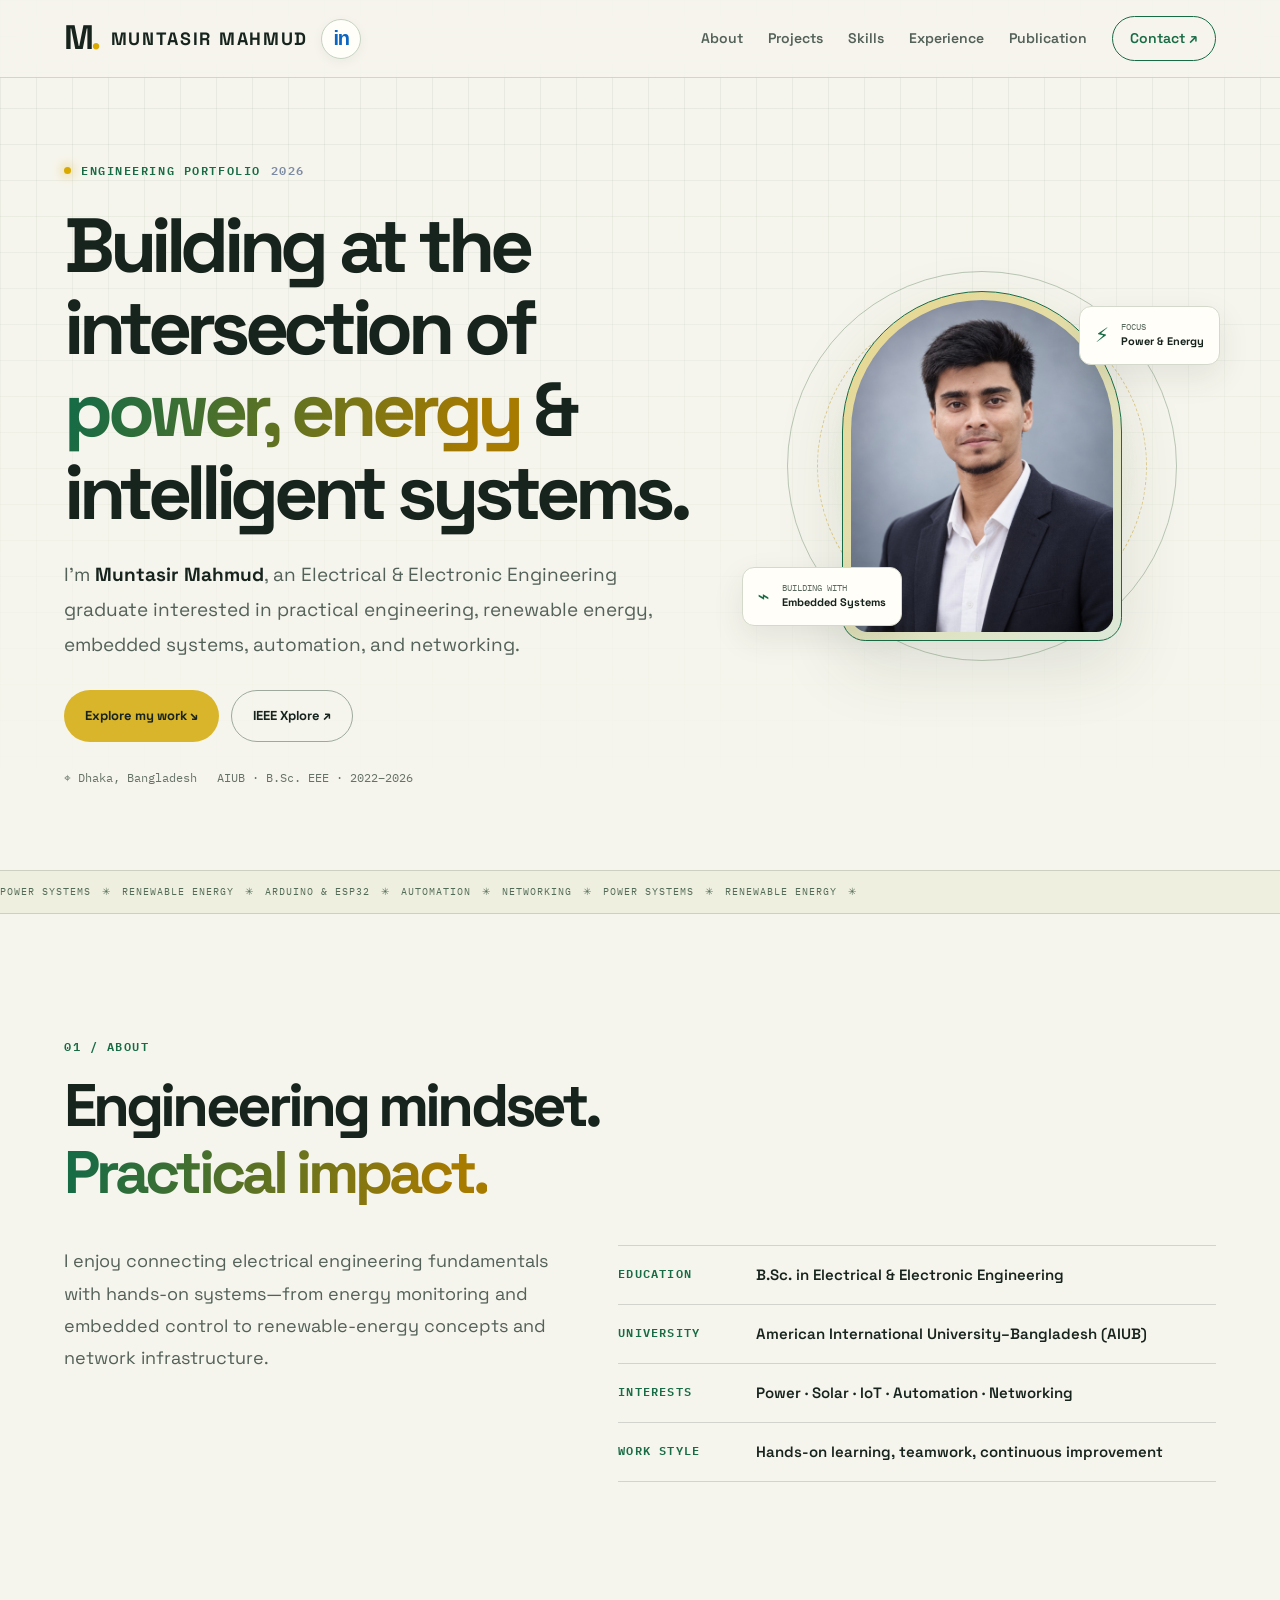
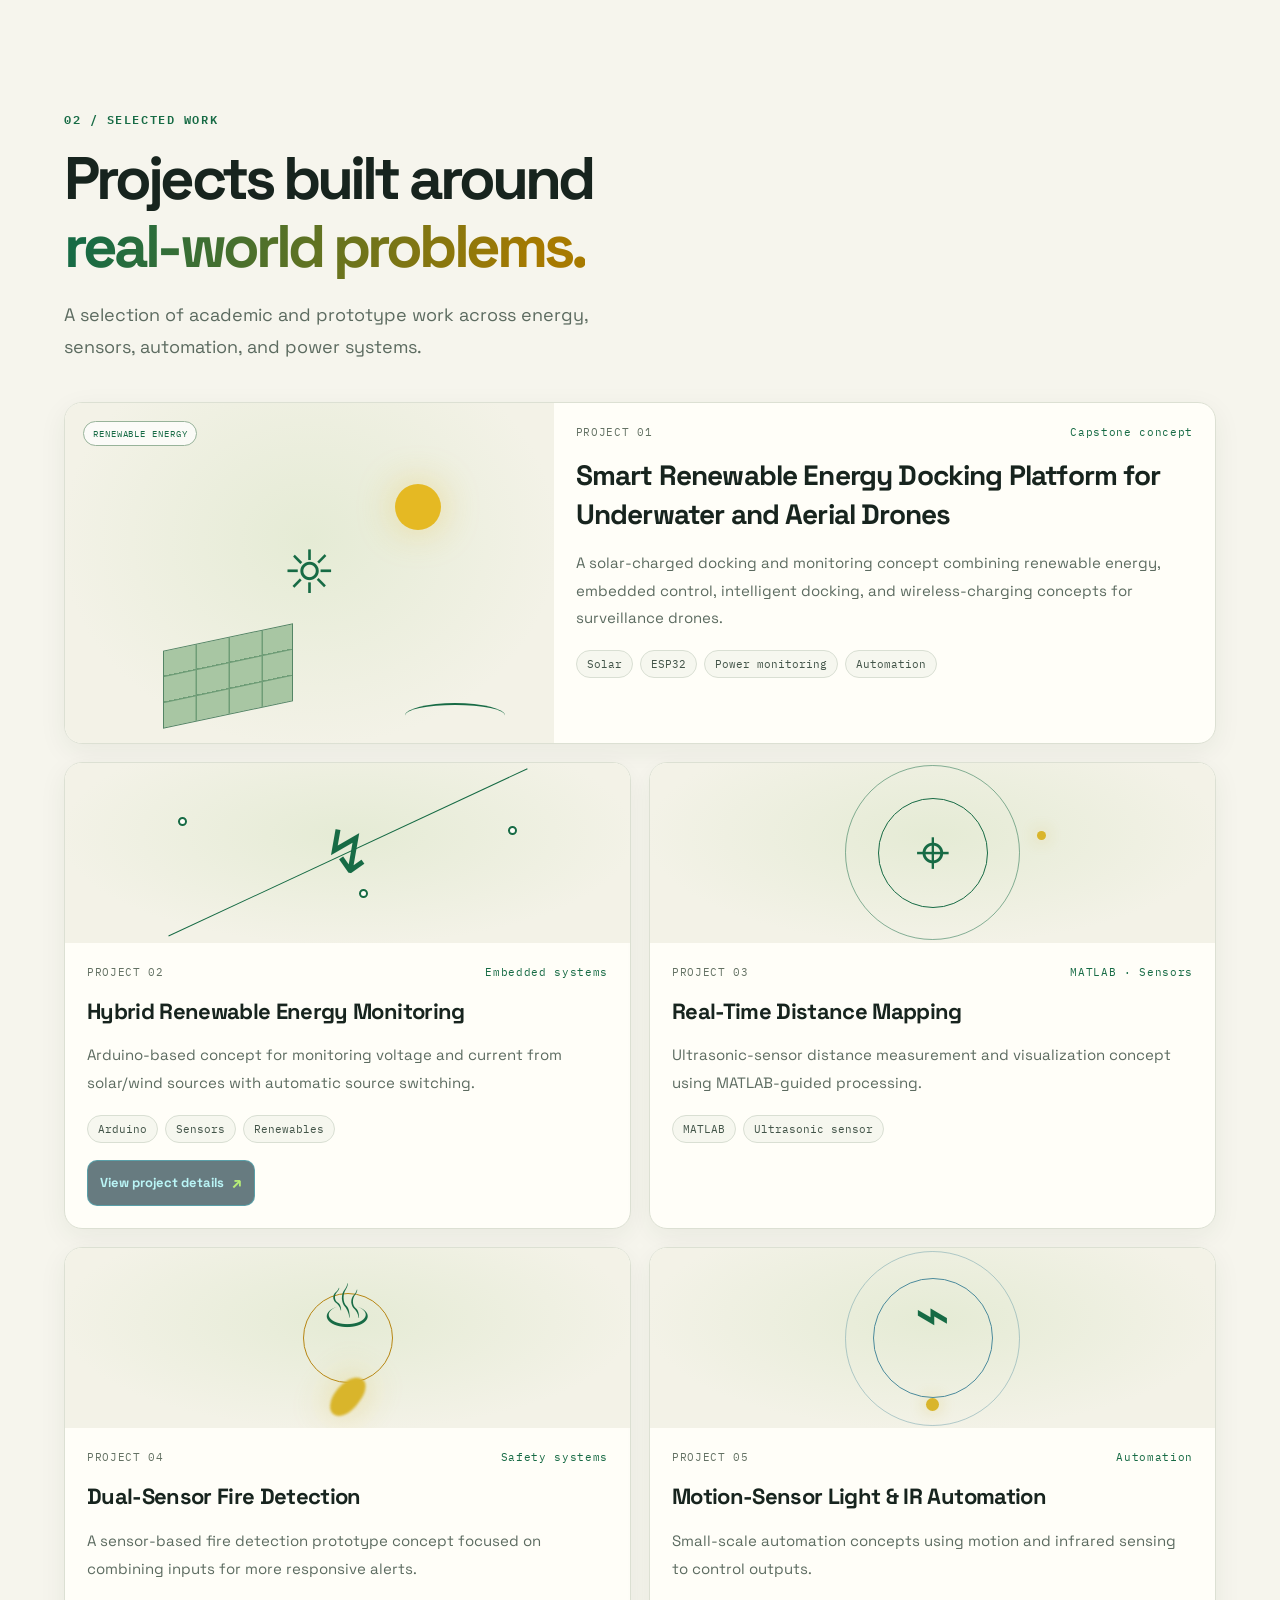
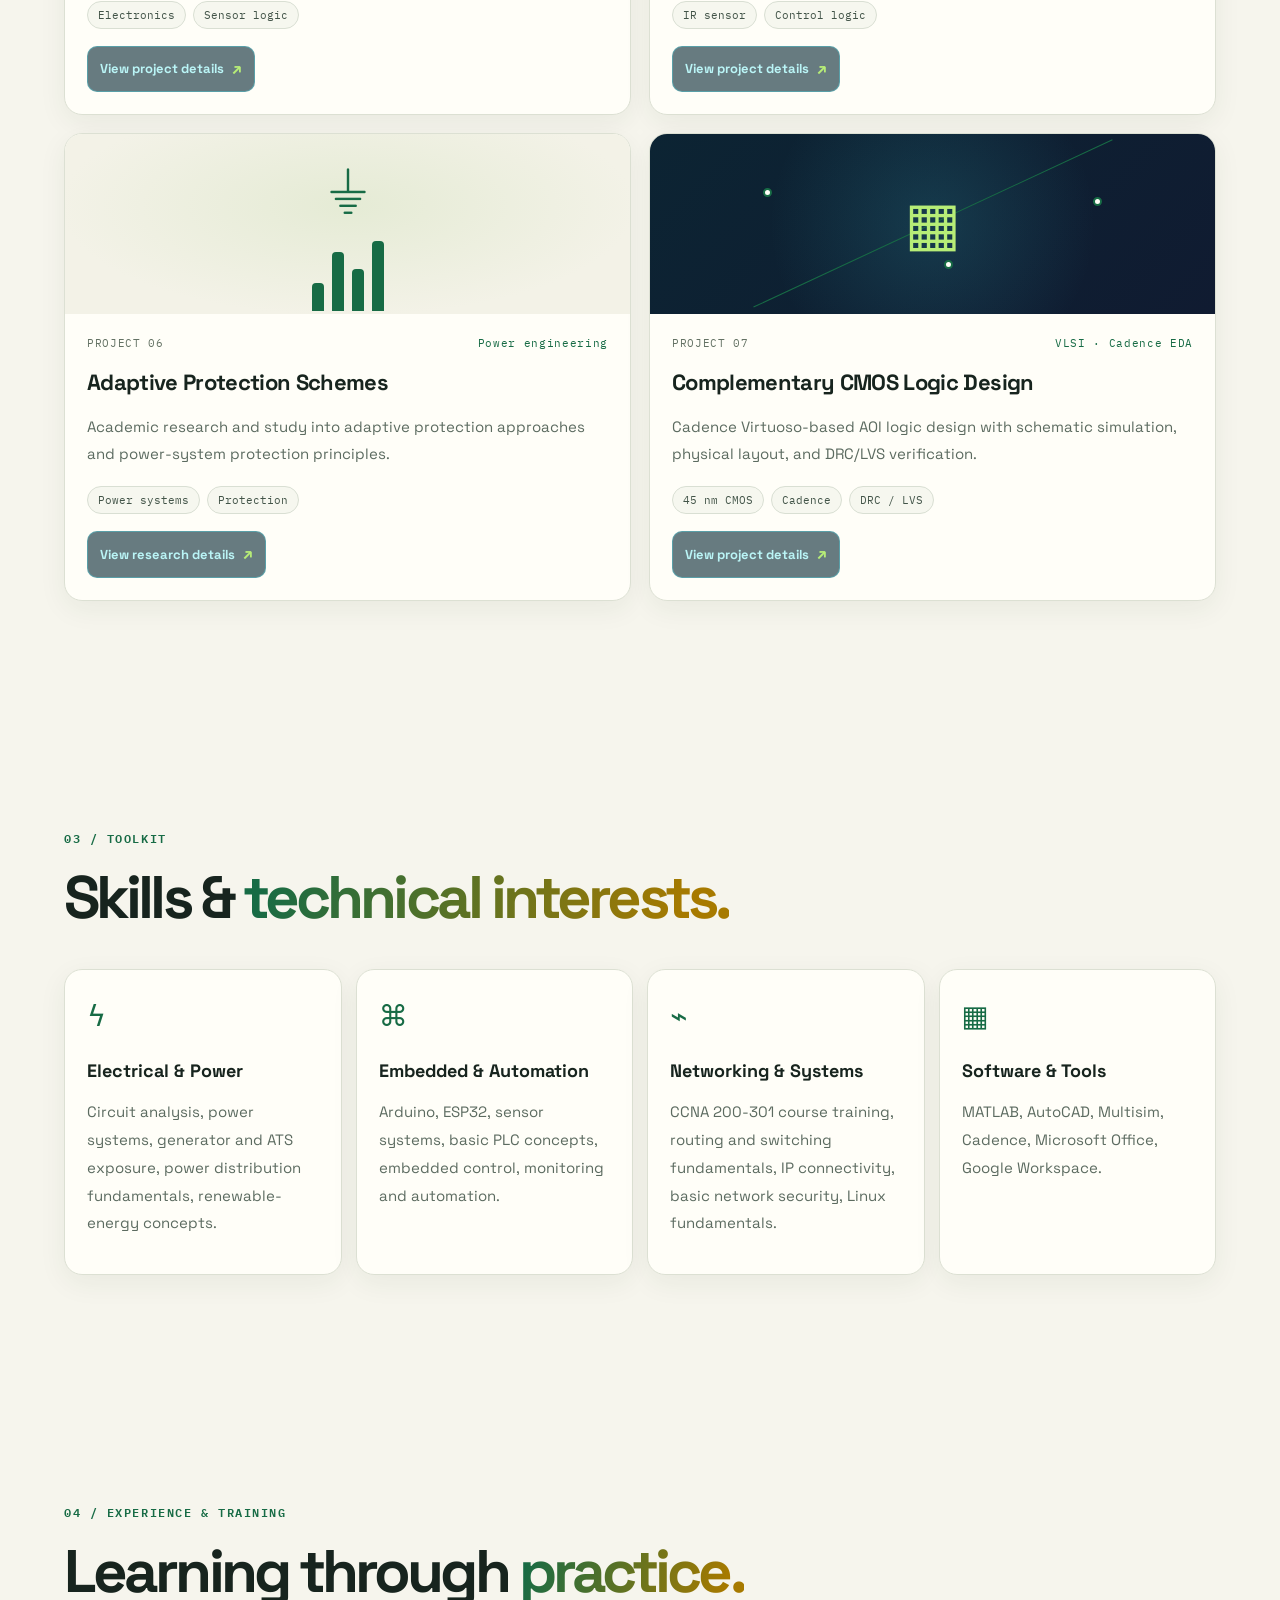
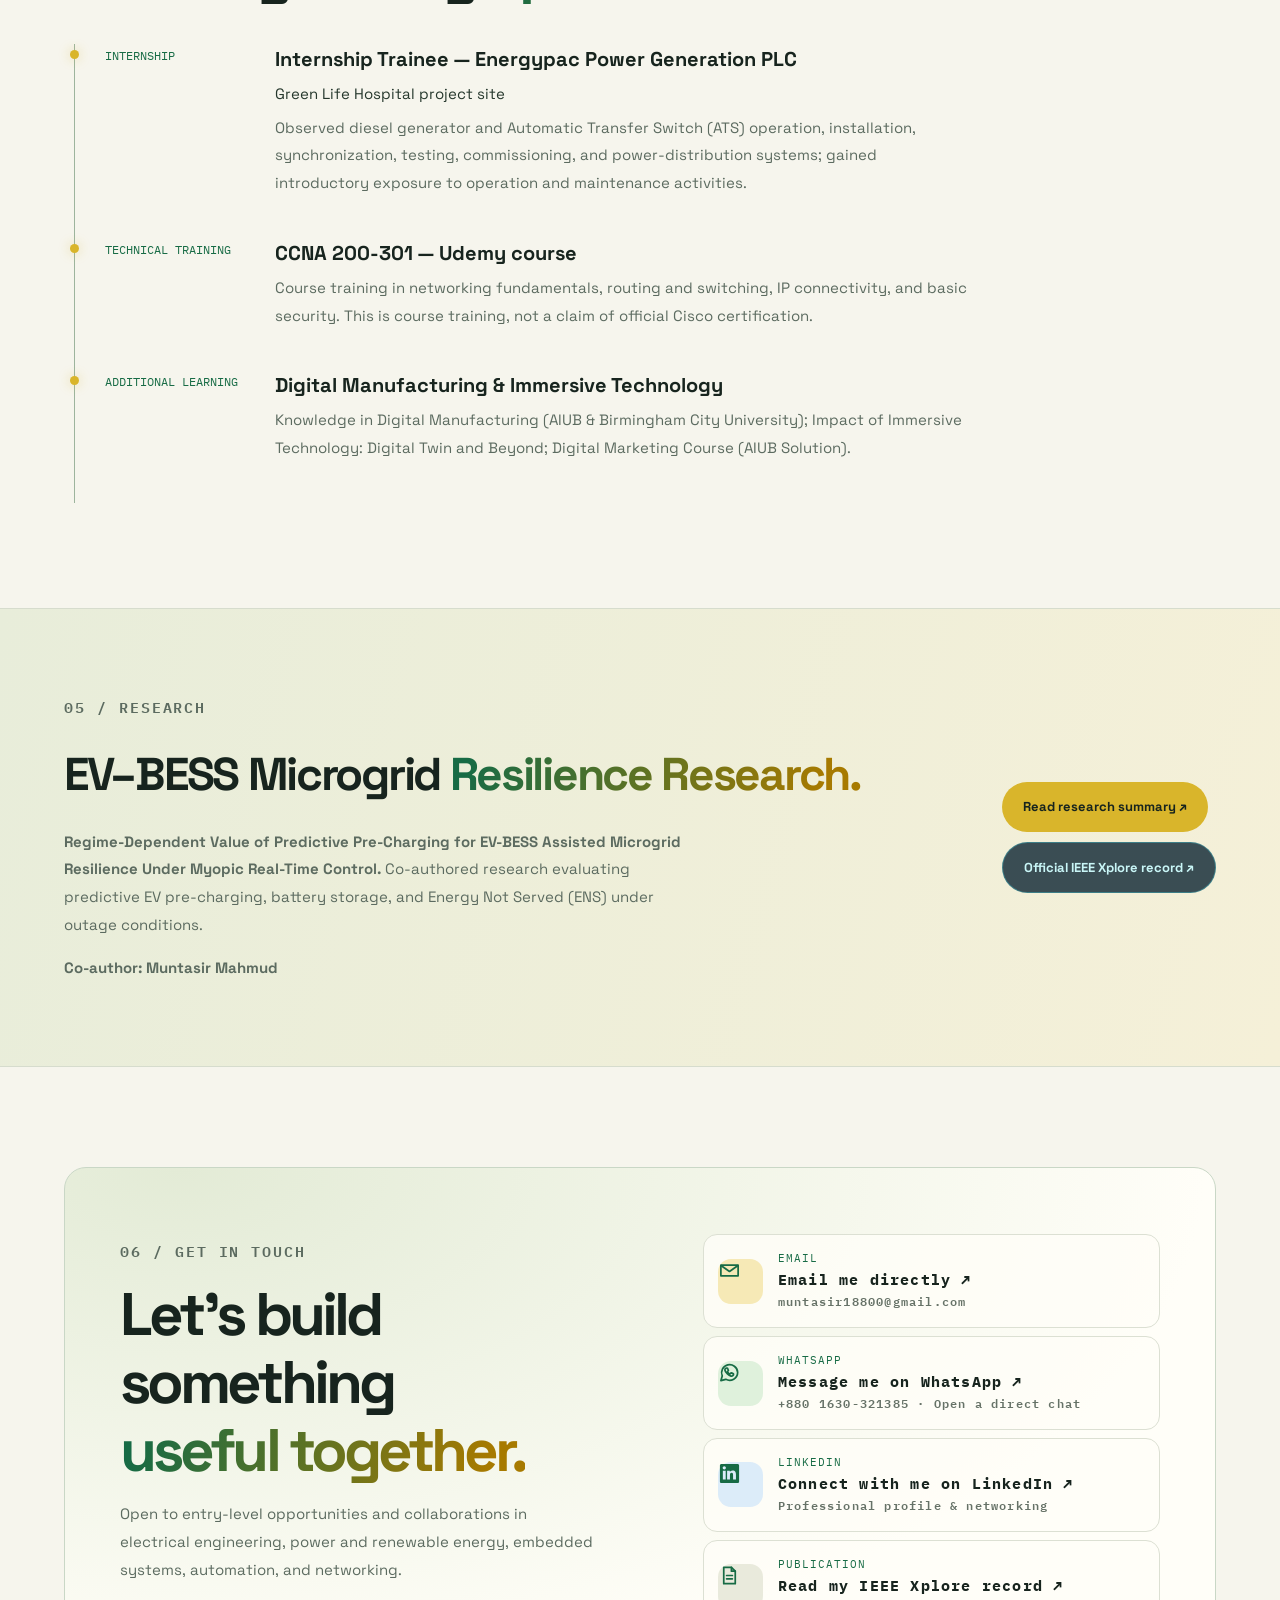
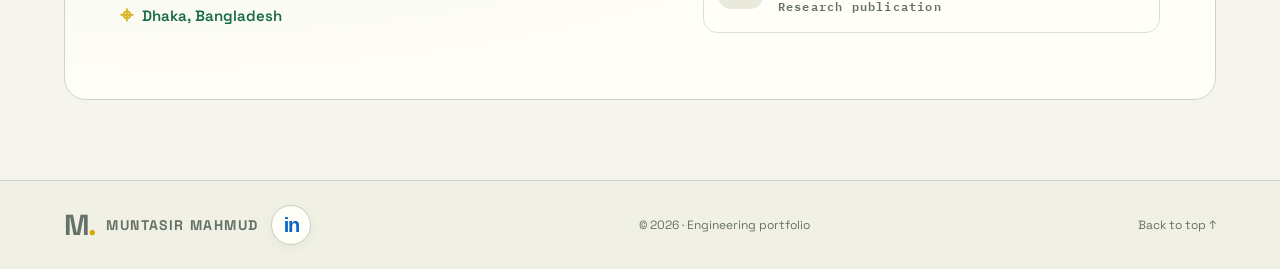
<file: index.html>
<!doctype html>
<html lang="en">
<head>
<meta charset="utf-8"><meta name="viewport" content="width=device-width,initial-scale=1">
<meta name="theme-color" content="#f6f5ed">
<meta name="description" content="Muntasir Mahmud — Electrical and Electronic Engineering, renewable energy, embedded systems, automation and networking.">
<title>Muntasir Mahmud | Engineering Portfolio</title>
<link rel="preconnect" href="https://fonts.googleapis.com"><link rel="preconnect" href="https://fonts.gstatic.com" crossorigin>
<link href="https://fonts.googleapis.com/css2?family=IBM+Plex+Mono:wght@400;500;600&family=Space+Grotesk:wght@400;500;600;700&display=swap" rel="stylesheet">
<link rel="stylesheet" href="styles.css"><script defer src="script.js"></script>
</head>
<body>
<div class="grid-bg" aria-hidden="true"></div>
<header class="topbar"><div class="brand-cluster"><a class="brand" href="#home"><span class="brand-mark">M<span>.</span></span><span>MUNTASIR MAHMUD</span></a><a class="linkedin-logo-link" href="https://www.linkedin.com/in/muntasir18899/" target="_blank" rel="noopener noreferrer" aria-label="LinkedIn profile" title="LinkedIn"><span aria-hidden="true">in</span></a></div><button class="menu-toggle" aria-label="Toggle navigation" aria-expanded="false">☰</button><nav class="nav"><a href="#about">About</a><a href="#projects">Projects</a><a href="#skills">Skills</a><a href="#experience">Experience</a><a href="#publication">Publication</a><a class="nav-cta" href="#contact">Contact ↗</a></nav></header>
<main>
<section class="hero section-wrap" id="home"><div class="hero-copy reveal"><p class="eyebrow"><span class="pulse"></span> ENGINEERING PORTFOLIO <span class="eyebrow-year">2026</span></p><h1>Building at the intersection of <span class="gradient-text">power, energy</span> &amp; intelligent systems.</h1><p class="hero-lede">I'm <strong>Muntasir Mahmud</strong>, an Electrical &amp; Electronic Engineering graduate interested in practical engineering, renewable energy, embedded systems, automation, and networking.</p><div class="hero-actions"><a class="button button-primary" href="#projects">Explore my work ↘</a><a class="button button-ghost" href="https://ieeexplore.ieee.org/document/11703999" target="_blank" rel="noopener noreferrer">IEEE Xplore ↗</a></div><div class="hero-meta"><span>⌖ Dhaka, Bangladesh</span><span>AIUB · B.Sc. EEE · 2022–2026</span></div></div><div class="hero-visual reveal"><div class="orbit orbit-one"></div><div class="orbit orbit-two"></div><div class="portrait-frame"><img src="assets/muntasir-headshot-original.png" alt="Muntasir Mahmud profile portrait"></div><div class="floating-card card-top"><span class="mini-icon">⚡</span><div><small>FOCUS</small><b>Power &amp; Energy</b></div></div><div class="floating-card card-bottom"><span class="mini-icon">⌁</span><div><small>BUILDING WITH</small><b>Embedded Systems</b></div></div></div></section>
<div class="ticker"><div class="ticker-track">POWER SYSTEMS　✳　RENEWABLE ENERGY　✳　ARDUINO & ESP32　✳　AUTOMATION　✳　NETWORKING　✳　POWER SYSTEMS　✳　RENEWABLE ENERGY　✳</div></div>
<section class="section section-wrap" id="about"><div class="section-heading reveal"><p class="eyebrow">01 / ABOUT</p><h2>Engineering mindset.<br><span class="gradient-text">Practical impact.</span></h2></div><div class="about-grid"><p class="about-lede reveal">I enjoy connecting electrical engineering fundamentals with hands-on systems—from energy monitoring and embedded control to renewable-energy concepts and network infrastructure.</p><div class="about-detail reveal"><div class="detail-row"><span>EDUCATION</span><strong>B.Sc. in Electrical &amp; Electronic Engineering</strong></div><div class="detail-row"><span>UNIVERSITY</span><strong>American International University–Bangladesh (AIUB)</strong></div><div class="detail-row"><span>INTERESTS</span><strong>Power · Solar · IoT · Automation · Networking</strong></div><div class="detail-row"><span>WORK STYLE</span><strong>Hands-on learning, teamwork, continuous improvement</strong></div></div></div></section>
<section class="section section-wrap" id="projects"><div class="section-heading reveal"><p class="eyebrow">02 / SELECTED WORK</p><h2>Projects built around<br><span class="gradient-text">real-world problems.</span></h2><p class="section-intro">A selection of academic and prototype work across energy, sensors, automation, and power systems.</p></div><div class="project-grid">
<article class="project-card project-featured reveal"><div class="project-art energy-art"><span class="project-symbol">☼</span><span class="art-chip">RENEWABLE ENERGY</span><div class="energy-panel"></div><div class="energy-sun"></div><div class="energy-wave"></div></div><div class="project-content"><div class="project-top"><span class="project-index">PROJECT 01</span><span class="project-type">Capstone concept</span></div><h3>Smart Renewable Energy Docking Platform for Underwater and Aerial Drones</h3><p>A solar-charged docking and monitoring concept combining renewable energy, embedded control, intelligent docking, and wireless-charging concepts for surveillance drones.</p><div class="tags"><span>Solar</span><span>ESP32</span><span>Power monitoring</span><span>Automation</span></div></div></article>
<article class="project-card reveal"><div class="project-art hybrid-art"><span class="project-symbol">↯</span><div class="circuit-line"></div><div class="circuit-node n1"></div><div class="circuit-node n2"></div><div class="circuit-node n3"></div></div><div class="project-content"><div class="project-top"><span class="project-index">PROJECT 02</span><span class="project-type">Embedded systems</span></div><h3>Hybrid Renewable Energy Monitoring</h3><p>Arduino-based concept for monitoring voltage and current from solar/wind sources with automatic source switching.</p><div class="tags"><span>Arduino</span><span>Sensors</span><span>Renewables</span></div><a class="project-report-link" href="projects/hybrid-renewable-energy.html">View project details <span aria-hidden="true">↗</span></a></div></article>
<article class="project-card reveal"><div class="project-art matlab-art"><span class="project-symbol">⌖</span><div class="radar-ring r1"></div><div class="radar-ring r2"></div><div class="radar-point"></div></div><div class="project-content"><div class="project-top"><span class="project-index">PROJECT 03</span><span class="project-type">MATLAB · Sensors</span></div><h3>Real-Time Distance Mapping</h3><p>Ultrasonic-sensor distance measurement and visualization concept using MATLAB-guided processing.</p><div class="tags"><span>MATLAB</span><span>Ultrasonic sensor</span></div></div></article>
<article class="project-card reveal"><div class="project-art fire-art"><span class="project-symbol">♨</span><div class="fire-ring"></div><div class="fire-core"></div></div><div class="project-content"><div class="project-top"><span class="project-index">PROJECT 04</span><span class="project-type">Safety systems</span></div><h3>Dual-Sensor Fire Detection</h3><p>A sensor-based fire detection prototype concept focused on combining inputs for more responsive alerts.</p><div class="tags"><span>Electronics</span><span>Sensor logic</span></div><a class="project-report-link" href="projects/fire-detection.html">View project details <span aria-hidden="true">↗</span></a></div></article>
<article class="project-card reveal"><div class="project-art motion-art"><span class="project-symbol">⌁</span><div class="motion-wave mw1"></div><div class="motion-wave mw2"></div><div class="motion-center"></div></div><div class="project-content"><div class="project-top"><span class="project-index">PROJECT 05</span><span class="project-type">Automation</span></div><h3>Motion-Sensor Light &amp; IR Automation</h3><p>Small-scale automation concepts using motion and infrared sensing to control outputs.</p><div class="tags"><span>IR sensor</span><span>Control logic</span></div><a class="project-report-link" href="projects/motion-sensor-automation.html">View project details <span aria-hidden="true">↗</span></a></div></article>
<article class="project-card reveal"><div class="project-art protection-art"><span class="project-symbol">⏚</span><div class="protection-bars"><i></i><i></i><i></i><i></i></div></div><div class="project-content"><div class="project-top"><span class="project-index">PROJECT 06</span><span class="project-type">Power engineering</span></div><h3>Adaptive Protection Schemes</h3><p>Academic research and study into adaptive protection approaches and power-system protection principles.</p><div class="tags"><span>Power systems</span><span>Protection</span></div><a class="project-report-link" href="projects/adaptive-protection.html">View research details <span aria-hidden="true">↗</span></a></div></article>
<article class="project-card reveal"><div class="project-art vlsi-art"><span class="project-symbol">▦</span><div class="circuit-line"></div><div class="circuit-node n1"></div><div class="circuit-node n2"></div><div class="circuit-node n3"></div></div><div class="project-content"><div class="project-top"><span class="project-index">PROJECT 07</span><span class="project-type">VLSI · Cadence EDA</span></div><h3>Complementary CMOS Logic Design</h3><p>Cadence Virtuoso-based AOI logic design with schematic simulation, physical layout, and DRC/LVS verification.</p><div class="tags"><span>45 nm CMOS</span><span>Cadence</span><span>DRC / LVS</span></div><a class="project-report-link" href="projects/cmos-cadence.html">View project details <span aria-hidden="true">↗</span></a></div></article>
</div></section>
<section class="section section-wrap" id="skills"><div class="section-heading reveal"><p class="eyebrow">03 / TOOLKIT</p><h2>Skills &amp; <span class="gradient-text">technical interests.</span></h2></div><div class="skills-grid"><article class="skill-card reveal"><span class="skill-icon">ϟ</span><h3>Electrical &amp; Power</h3><p>Circuit analysis, power systems, generator and ATS exposure, power distribution fundamentals, renewable-energy concepts.</p></article><article class="skill-card reveal"><span class="skill-icon">⌘</span><h3>Embedded &amp; Automation</h3><p>Arduino, ESP32, sensor systems, basic PLC concepts, embedded control, monitoring and automation.</p></article><article class="skill-card reveal"><span class="skill-icon">⌁</span><h3>Networking &amp; Systems</h3><p>CCNA 200-301 course training, routing and switching fundamentals, IP connectivity, basic network security, Linux fundamentals.</p></article><article class="skill-card reveal"><span class="skill-icon">▦</span><h3>Software &amp; Tools</h3><p>MATLAB, AutoCAD, Multisim, Cadence, Microsoft Office, Google Workspace.</p></article></div></section>
<section class="section section-wrap" id="experience"><div class="section-heading reveal"><p class="eyebrow">04 / EXPERIENCE &amp; TRAINING</p><h2>Learning through <span class="gradient-text">practice.</span></h2></div><div class="timeline"><article class="timeline-item reveal"><div class="timeline-marker"></div><div class="timeline-date">INTERNSHIP</div><div class="timeline-copy"><h3>Internship Trainee — Energypac Power Generation PLC</h3><p class="timeline-sub">Green Life Hospital project site</p><p>Observed diesel generator and Automatic Transfer Switch (ATS) operation, installation, synchronization, testing, commissioning, and power-distribution systems; gained introductory exposure to operation and maintenance activities.</p></div></article><article class="timeline-item reveal"><div class="timeline-marker"></div><div class="timeline-date">TECHNICAL TRAINING</div><div class="timeline-copy"><h3>CCNA 200-301 — Udemy course</h3><p>Course training in networking fundamentals, routing and switching, IP connectivity, and basic security. This is course training, not a claim of official Cisco certification.</p></div></article><article class="timeline-item reveal"><div class="timeline-marker"></div><div class="timeline-date">ADDITIONAL LEARNING</div><div class="timeline-copy"><h3>Digital Manufacturing &amp; Immersive Technology</h3><p>Knowledge in Digital Manufacturing (AIUB &amp; Birmingham City University); Impact of Immersive Technology: Digital Twin and Beyond; Digital Marketing Course (AIUB Solution).</p></div></article></div></section>
<section class="publication-section" id="publication"><div class="section-wrap publication-inner reveal"><div><p class="eyebrow">05 / RESEARCH</p><h2>EV–BESS Microgrid <span class="gradient-text">Resilience Research.</span></h2><p><strong>Regime-Dependent Value of Predictive Pre-Charging for EV-BESS Assisted Microgrid Resilience Under Myopic Real-Time Control.</strong> Co-authored research evaluating predictive EV pre-charging, battery storage, and Energy Not Served (ENS) under outage conditions.</p><p class="publication-author">Co-author: Muntasir Mahmud</p></div><div class="publication-actions"><a class="button button-primary" href="research/ev-bess-microgrid.html">Read research summary ↗</a><a class="button button-secondary" href="https://ieeexplore.ieee.org/document/11703999" target="_blank" rel="noopener noreferrer">Official IEEE Xplore record ↗</a></div></div></section>
<section class="section-wrap contact-section" id="contact"><div class="contact-box reveal"><div><p class="eyebrow">06 / GET IN TOUCH</p><h2>Let's build something<br><span class="gradient-text">useful together.</span></h2><p>Open to entry-level opportunities and collaborations in electrical engineering, power and renewable energy, embedded systems, automation, and networking.</p><p class="contact-location"><span aria-hidden="true">⌖</span> Dhaka, Bangladesh</p></div><div class="contact-actions">
<a class="contact-line contact-action email-action" href="mailto:muntasir18800@gmail.com"><span class="contact-icon email-icon" aria-hidden="true"><svg viewBox="0 0 24 24"><path d="M3 6.5h18v11H3z"/><path d="m3.5 7 8.5 6 8.5-6"/></svg></span><span class="contact-copy"><span>EMAIL</span><strong>Email me directly ↗</strong><small>muntasir18800@gmail.com</small></span></a>
<a class="contact-line contact-action whatsapp-line" href="https://wa.me/qr/TVPIRHXTBB5RJ1" target="_blank" rel="noopener noreferrer"><span class="contact-icon whatsapp-icon" aria-hidden="true"><svg viewBox="0 0 24 24"><path d="M20.5 11.7a8.4 8.4 0 0 1-12.4 7.4L3 20.5l1.4-4.9a8.4 8.4 0 1 1 16.1-3.9Z"/><path d="M8.2 7.8c.2-.5.5-.5.8-.5h.5c.2 0 .4.1.5.4l.8 1.8c.1.2.1.4-.1.6l-.6.7c-.2.2-.2.4-.1.6.5.9 1.2 1.6 2.1 2.1.2.1.4.1.6-.1l.8-.9c.2-.2.4-.2.6-.1l1.7.8c.3.1.4.3.4.5 0 .4-.2 1.1-.7 1.5-.5.5-1.2.7-1.9.5-1.1-.3-2.4-.9-3.8-2.2-1.5-1.4-2.4-3-2.6-4.1-.1-.6.3-1.2.7-1.6Z"/></svg></span><span class="contact-copy"><span>WHATSAPP</span><strong>Message me on WhatsApp ↗</strong><small>+880 1630-321385 · Open a direct chat</small></span></a>
<a class="contact-line contact-action linkedin-contact" href="https://www.linkedin.com/in/muntasir18899/" target="_blank" rel="noopener noreferrer"><span class="contact-icon linkedin-icon" aria-hidden="true"><svg viewBox="0 0 24 24"><path class="linkedin-fill" d="M20.45 2H3.55C2.69 2 2 2.68 2 3.52v16.96c0 .84.69 1.52 1.55 1.52h16.9c.86 0 1.55-.68 1.55-1.52V3.52C22 2.68 21.31 2 20.45 2ZM8.03 18.34H5.06V9.02h2.97v9.32ZM6.55 7.75a1.72 1.72 0 1 1 0-3.44 1.72 1.72 0 0 1 0 3.44Zm12.13 10.59h-2.96v-4.53c0-1.08-.02-2.47-1.51-2.47-1.51 0-1.74 1.18-1.74 2.39v4.61H9.5V9.02h2.84v1.27h.04c.4-.73 1.36-1.5 2.8-1.5 3 0 3.55 1.97 3.55 4.53v5.02Z"/></svg></span><span class="contact-copy"><span>LINKEDIN</span><strong>Connect with me on LinkedIn ↗</strong><small>Professional profile &amp; networking</small></span></a>
<a class="contact-line contact-action publication-action" href="https://ieeexplore.ieee.org/document/11703999" target="_blank" rel="noopener noreferrer"><span class="contact-icon publication-icon" aria-hidden="true"><svg viewBox="0 0 24 24"><path d="M6 3.5h8l4 4v13H6z"/><path d="M14 3.5v4h4M9 12h6M9 15.5h6"/></svg></span><span class="contact-copy"><span>PUBLICATION</span><strong>Read my IEEE Xplore record ↗</strong><small>Research publication</small></span></a>
</div></div></section>
</main><footer class="footer"><div class="brand-cluster"><a class="brand" href="#home"><span class="brand-mark">M<span>.</span></span><span>MUNTASIR MAHMUD</span></a><a class="linkedin-logo-link" href="https://www.linkedin.com/in/muntasir18899/" target="_blank" rel="noopener noreferrer" aria-label="LinkedIn profile" title="LinkedIn"><span aria-hidden="true">in</span></a></div><span>© 2026 · Engineering portfolio</span><a href="#home">Back to top ↑</a></footer>
</body></html>
</file>
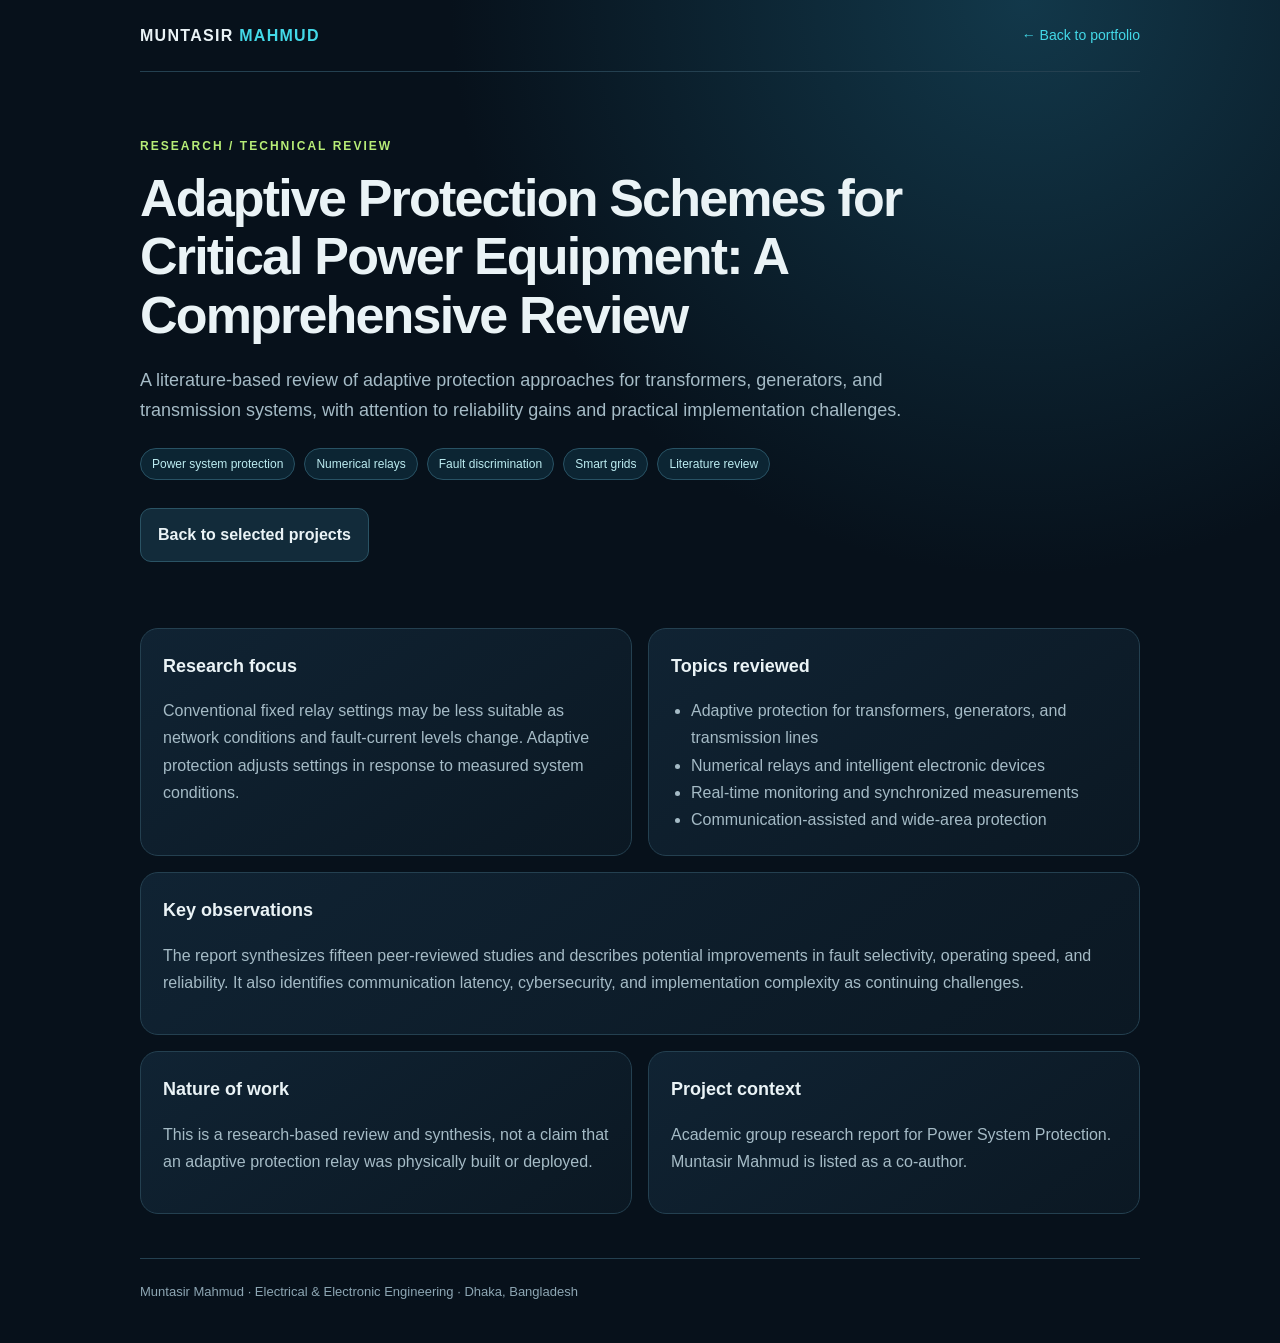
<file: projects/adaptive-protection.html>
<!doctype html><html lang="en"><head><meta charset="utf-8"><meta name="viewport" content="width=device-width,initial-scale=1"><meta name="theme-color" content="#07111b"><meta name="description" content="A literature-based review of adaptive protection approaches for transformers, generators, and transmission systems, with attention to reliability gain"><title>Adaptive Protection Schemes for Critical Power Equipment: A Comprehensive Review | Muntasir Mahmud</title><style>
:root{color-scheme:dark;--bg:#07111b;--panel:#0d1c29;--panel2:#102535;--ink:#eaf3f6;--muted:#a5bbc6;--cyan:#43d9e8;--green:#b7ed77;--line:#244050}
*{box-sizing:border-box}body{margin:0;background:radial-gradient(circle at 80% 0%,#12384a 0,transparent 34%),var(--bg);color:var(--ink);font-family:Inter,Segoe UI,Arial,sans-serif;line-height:1.7}a{color:var(--cyan);text-decoration:none}a:hover{text-decoration:underline}.wrap{width:min(1000px,calc(100% - 36px));margin:auto}.nav{padding:22px 0;border-bottom:1px solid var(--line);display:flex;align-items:center;justify-content:space-between;gap:16px}.brand{font-weight:850;letter-spacing:.08em;color:var(--ink)}.brand b{color:var(--cyan)}.back{font-size:14px}.hero{padding:64px 0 34px}.eyebrow{color:var(--green);font-size:12px;font-weight:800;letter-spacing:.17em;text-transform:uppercase}.hero h1{font-size:clamp(30px,5vw,52px);line-height:1.13;letter-spacing:-.035em;margin:12px 0 20px;max-width:900px}.lead{font-size:18px;color:var(--muted);max-width:820px}.chips{display:flex;flex-wrap:wrap;gap:9px;margin-top:22px}.chips span{border:1px solid #285264;background:#0c2533;color:#bcecf1;padding:5px 11px;border-radius:999px;font-size:12px}.grid{display:grid;grid-template-columns:repeat(2,minmax(0,1fr));gap:16px;margin:22px 0 44px}.card{background:linear-gradient(145deg,#102333,#0b1823);border:1px solid var(--line);border-radius:18px;padding:22px}.card h2{font-size:18px;margin:0 0 12px}.card p,.card li{color:var(--muted)}.card ul{padding-left:20px;margin-bottom:0}.wide{grid-column:1/-1}.callout{border-left:3px solid var(--green);padding:13px 17px;background:#101f24;border-radius:0 12px 12px 0;color:#c7d9df}.actions{display:flex;flex-wrap:wrap;gap:12px;margin:28px 0 10px}.btn{display:inline-flex;align-items:center;justify-content:center;gap:8px;padding:12px 17px;border-radius:11px;background:linear-gradient(100deg,var(--cyan),#8ce8c5);color:#06151d;font-weight:800}.btn.secondary{background:#122b3a;color:var(--ink);border:1px solid #2a5364}.foot{border-top:1px solid var(--line);padding:22px 0 40px;color:#8da6b3;font-size:13px;margin-top:40px}@media(max-width:650px){.grid{grid-template-columns:1fr}.wide{grid-column:auto}.hero{padding-top:42px}.nav{align-items:flex-start;flex-direction:column}}
</style></head><body><div class="wrap"><nav class="nav"><a class="brand" href="../index.html">MUNTASIR <b>MAHMUD</b></a><a class="back" href="../index.html#projects">← Back to portfolio</a></nav><header class="hero"><div class="eyebrow">RESEARCH / TECHNICAL REVIEW</div><h1>Adaptive Protection Schemes for Critical Power Equipment: A Comprehensive Review</h1><p class="lead">A literature-based review of adaptive protection approaches for transformers, generators, and transmission systems, with attention to reliability gains and practical implementation challenges.</p><div class="chips"><span>Power system protection</span><span>Numerical relays</span><span>Fault discrimination</span><span>Smart grids</span><span>Literature review</span></div><div class="actions"><a class="btn secondary" href="../index.html#projects" >Back to selected projects</a></div></header><main><div class="grid"><section class="card "><h2>Research focus</h2><p>Conventional fixed relay settings may be less suitable as network conditions and fault-current levels change. Adaptive protection adjusts settings in response to measured system conditions.</p></section><section class="card "><h2>Topics reviewed</h2><ul><li>Adaptive protection for transformers, generators, and transmission lines</li><li>Numerical relays and intelligent electronic devices</li><li>Real-time monitoring and synchronized measurements</li><li>Communication-assisted and wide-area protection</li></ul></section><section class="card wide"><h2>Key observations</h2><p>The report synthesizes fifteen peer-reviewed studies and describes potential improvements in fault selectivity, operating speed, and reliability. It also identifies communication latency, cybersecurity, and implementation complexity as continuing challenges.</p></section><section class="card "><h2>Nature of work</h2><p>This is a research-based review and synthesis, not a claim that an adaptive protection relay was physically built or deployed.</p></section><section class="card "><h2>Project context</h2><p>Academic group research report for Power System Protection. Muntasir Mahmud is listed as a co-author.</p></section></div></main><footer class="foot">Muntasir Mahmud · Electrical &amp; Electronic Engineering · Dhaka, Bangladesh</footer></div></body></html>
</file>
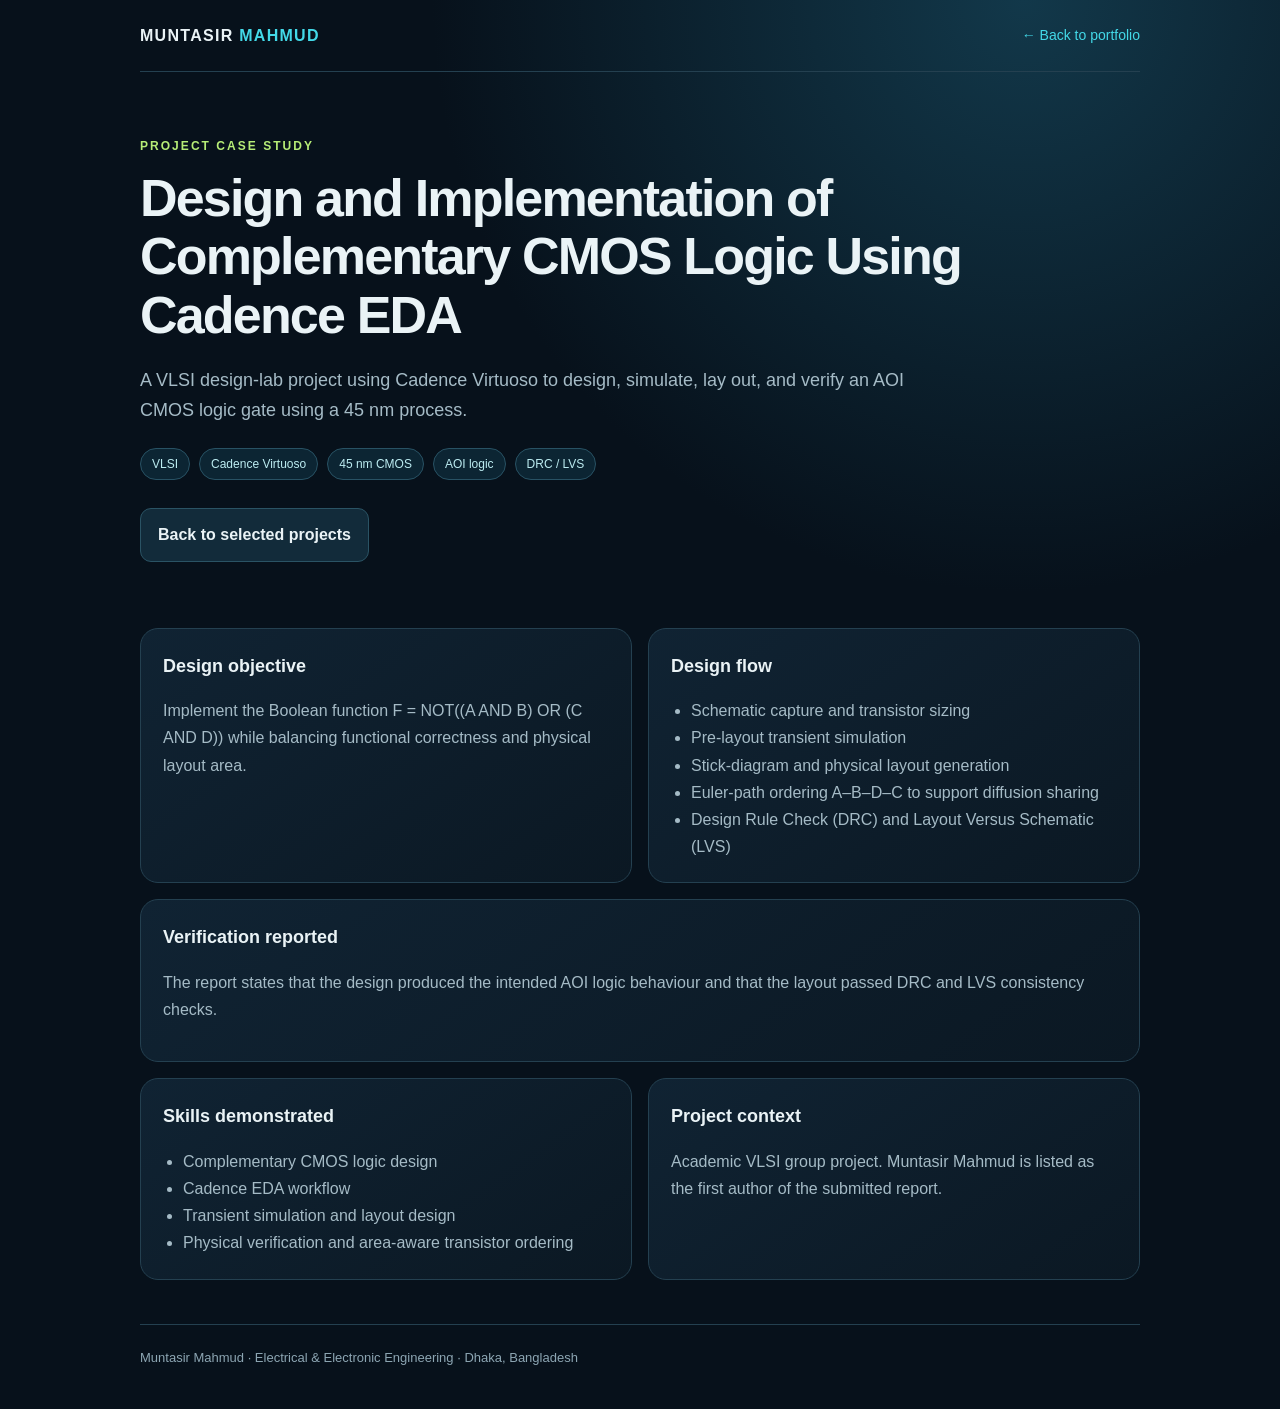
<file: projects/cmos-cadence.html>
<!doctype html><html lang="en"><head><meta charset="utf-8"><meta name="viewport" content="width=device-width,initial-scale=1"><meta name="theme-color" content="#07111b"><meta name="description" content="A VLSI design-lab project using Cadence Virtuoso to design, simulate, lay out, and verify an AOI CMOS logic gate using a 45 nm process."><title>Design and Implementation of Complementary CMOS Logic Using Cadence EDA | Muntasir Mahmud</title><style>
:root{color-scheme:dark;--bg:#07111b;--panel:#0d1c29;--panel2:#102535;--ink:#eaf3f6;--muted:#a5bbc6;--cyan:#43d9e8;--green:#b7ed77;--line:#244050}
*{box-sizing:border-box}body{margin:0;background:radial-gradient(circle at 80% 0%,#12384a 0,transparent 34%),var(--bg);color:var(--ink);font-family:Inter,Segoe UI,Arial,sans-serif;line-height:1.7}a{color:var(--cyan);text-decoration:none}a:hover{text-decoration:underline}.wrap{width:min(1000px,calc(100% - 36px));margin:auto}.nav{padding:22px 0;border-bottom:1px solid var(--line);display:flex;align-items:center;justify-content:space-between;gap:16px}.brand{font-weight:850;letter-spacing:.08em;color:var(--ink)}.brand b{color:var(--cyan)}.back{font-size:14px}.hero{padding:64px 0 34px}.eyebrow{color:var(--green);font-size:12px;font-weight:800;letter-spacing:.17em;text-transform:uppercase}.hero h1{font-size:clamp(30px,5vw,52px);line-height:1.13;letter-spacing:-.035em;margin:12px 0 20px;max-width:900px}.lead{font-size:18px;color:var(--muted);max-width:820px}.chips{display:flex;flex-wrap:wrap;gap:9px;margin-top:22px}.chips span{border:1px solid #285264;background:#0c2533;color:#bcecf1;padding:5px 11px;border-radius:999px;font-size:12px}.grid{display:grid;grid-template-columns:repeat(2,minmax(0,1fr));gap:16px;margin:22px 0 44px}.card{background:linear-gradient(145deg,#102333,#0b1823);border:1px solid var(--line);border-radius:18px;padding:22px}.card h2{font-size:18px;margin:0 0 12px}.card p,.card li{color:var(--muted)}.card ul{padding-left:20px;margin-bottom:0}.wide{grid-column:1/-1}.callout{border-left:3px solid var(--green);padding:13px 17px;background:#101f24;border-radius:0 12px 12px 0;color:#c7d9df}.actions{display:flex;flex-wrap:wrap;gap:12px;margin:28px 0 10px}.btn{display:inline-flex;align-items:center;justify-content:center;gap:8px;padding:12px 17px;border-radius:11px;background:linear-gradient(100deg,var(--cyan),#8ce8c5);color:#06151d;font-weight:800}.btn.secondary{background:#122b3a;color:var(--ink);border:1px solid #2a5364}.foot{border-top:1px solid var(--line);padding:22px 0 40px;color:#8da6b3;font-size:13px;margin-top:40px}@media(max-width:650px){.grid{grid-template-columns:1fr}.wide{grid-column:auto}.hero{padding-top:42px}.nav{align-items:flex-start;flex-direction:column}}
</style></head><body><div class="wrap"><nav class="nav"><a class="brand" href="../index.html">MUNTASIR <b>MAHMUD</b></a><a class="back" href="../index.html#projects">← Back to portfolio</a></nav><header class="hero"><div class="eyebrow">PROJECT CASE STUDY</div><h1>Design and Implementation of Complementary CMOS Logic Using Cadence EDA</h1><p class="lead">A VLSI design-lab project using Cadence Virtuoso to design, simulate, lay out, and verify an AOI CMOS logic gate using a 45 nm process.</p><div class="chips"><span>VLSI</span><span>Cadence Virtuoso</span><span>45 nm CMOS</span><span>AOI logic</span><span>DRC / LVS</span></div><div class="actions"><a class="btn secondary" href="../index.html#projects" >Back to selected projects</a></div></header><main><div class="grid"><section class="card "><h2>Design objective</h2><p>Implement the Boolean function F = NOT((A AND B) OR (C AND D)) while balancing functional correctness and physical layout area.</p></section><section class="card "><h2>Design flow</h2><ul><li>Schematic capture and transistor sizing</li><li>Pre-layout transient simulation</li><li>Stick-diagram and physical layout generation</li><li>Euler-path ordering A–B–D–C to support diffusion sharing</li><li>Design Rule Check (DRC) and Layout Versus Schematic (LVS)</li></ul></section><section class="card wide"><h2>Verification reported</h2><p>The report states that the design produced the intended AOI logic behaviour and that the layout passed DRC and LVS consistency checks.</p></section><section class="card "><h2>Skills demonstrated</h2><ul><li>Complementary CMOS logic design</li><li>Cadence EDA workflow</li><li>Transient simulation and layout design</li><li>Physical verification and area-aware transistor ordering</li></ul></section><section class="card "><h2>Project context</h2><p>Academic VLSI group project. Muntasir Mahmud is listed as the first author of the submitted report.</p></section></div></main><footer class="foot">Muntasir Mahmud · Electrical &amp; Electronic Engineering · Dhaka, Bangladesh</footer></div></body></html>
</file>
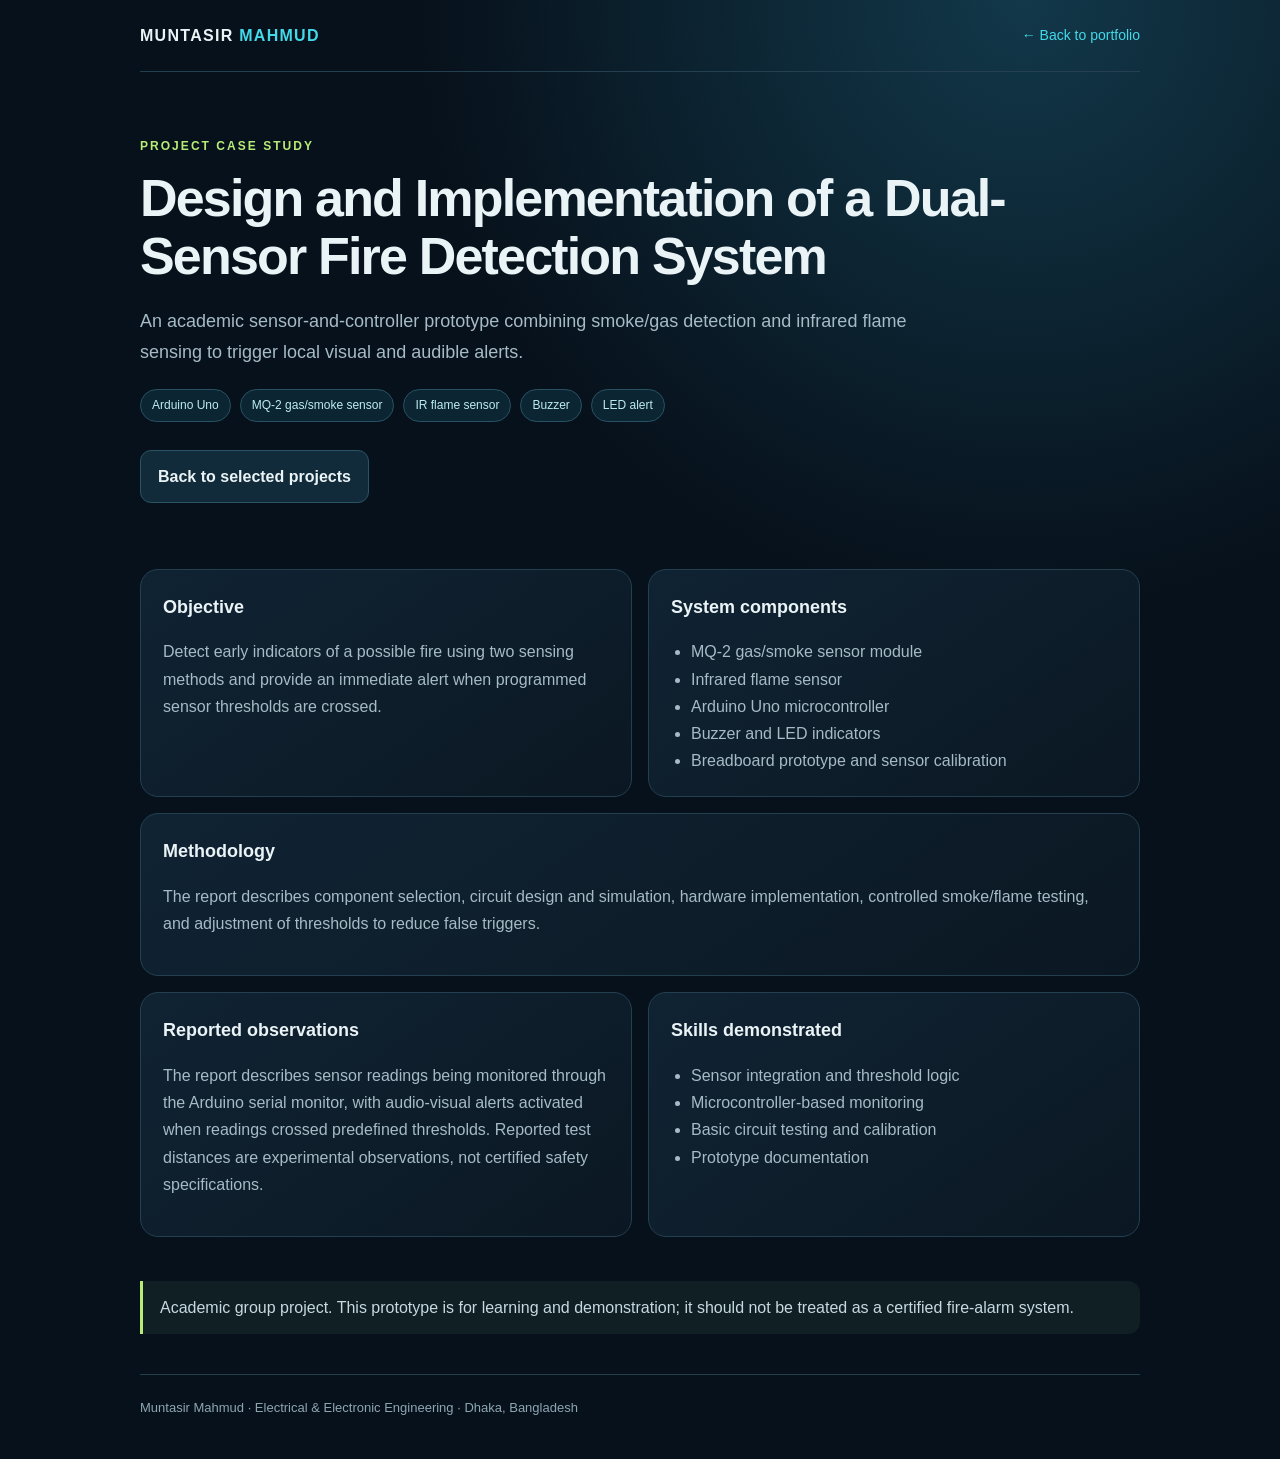
<file: projects/fire-detection.html>
<!doctype html><html lang="en"><head><meta charset="utf-8"><meta name="viewport" content="width=device-width,initial-scale=1"><meta name="theme-color" content="#07111b"><meta name="description" content="An academic sensor-and-controller prototype combining smoke/gas detection and infrared flame sensing to trigger local visual and audible alerts."><title>Design and Implementation of a Dual-Sensor Fire Detection System | Muntasir Mahmud</title><style>
:root{color-scheme:dark;--bg:#07111b;--panel:#0d1c29;--panel2:#102535;--ink:#eaf3f6;--muted:#a5bbc6;--cyan:#43d9e8;--green:#b7ed77;--line:#244050}
*{box-sizing:border-box}body{margin:0;background:radial-gradient(circle at 80% 0%,#12384a 0,transparent 34%),var(--bg);color:var(--ink);font-family:Inter,Segoe UI,Arial,sans-serif;line-height:1.7}a{color:var(--cyan);text-decoration:none}a:hover{text-decoration:underline}.wrap{width:min(1000px,calc(100% - 36px));margin:auto}.nav{padding:22px 0;border-bottom:1px solid var(--line);display:flex;align-items:center;justify-content:space-between;gap:16px}.brand{font-weight:850;letter-spacing:.08em;color:var(--ink)}.brand b{color:var(--cyan)}.back{font-size:14px}.hero{padding:64px 0 34px}.eyebrow{color:var(--green);font-size:12px;font-weight:800;letter-spacing:.17em;text-transform:uppercase}.hero h1{font-size:clamp(30px,5vw,52px);line-height:1.13;letter-spacing:-.035em;margin:12px 0 20px;max-width:900px}.lead{font-size:18px;color:var(--muted);max-width:820px}.chips{display:flex;flex-wrap:wrap;gap:9px;margin-top:22px}.chips span{border:1px solid #285264;background:#0c2533;color:#bcecf1;padding:5px 11px;border-radius:999px;font-size:12px}.grid{display:grid;grid-template-columns:repeat(2,minmax(0,1fr));gap:16px;margin:22px 0 44px}.card{background:linear-gradient(145deg,#102333,#0b1823);border:1px solid var(--line);border-radius:18px;padding:22px}.card h2{font-size:18px;margin:0 0 12px}.card p,.card li{color:var(--muted)}.card ul{padding-left:20px;margin-bottom:0}.wide{grid-column:1/-1}.callout{border-left:3px solid var(--green);padding:13px 17px;background:#101f24;border-radius:0 12px 12px 0;color:#c7d9df}.actions{display:flex;flex-wrap:wrap;gap:12px;margin:28px 0 10px}.btn{display:inline-flex;align-items:center;justify-content:center;gap:8px;padding:12px 17px;border-radius:11px;background:linear-gradient(100deg,var(--cyan),#8ce8c5);color:#06151d;font-weight:800}.btn.secondary{background:#122b3a;color:var(--ink);border:1px solid #2a5364}.foot{border-top:1px solid var(--line);padding:22px 0 40px;color:#8da6b3;font-size:13px;margin-top:40px}@media(max-width:650px){.grid{grid-template-columns:1fr}.wide{grid-column:auto}.hero{padding-top:42px}.nav{align-items:flex-start;flex-direction:column}}
</style></head><body><div class="wrap"><nav class="nav"><a class="brand" href="../index.html">MUNTASIR <b>MAHMUD</b></a><a class="back" href="../index.html#projects">← Back to portfolio</a></nav><header class="hero"><div class="eyebrow">PROJECT CASE STUDY</div><h1>Design and Implementation of a Dual-Sensor Fire Detection System</h1><p class="lead">An academic sensor-and-controller prototype combining smoke/gas detection and infrared flame sensing to trigger local visual and audible alerts.</p><div class="chips"><span>Arduino Uno</span><span>MQ-2 gas/smoke sensor</span><span>IR flame sensor</span><span>Buzzer</span><span>LED alert</span></div><div class="actions"><a class="btn secondary" href="../index.html#projects" >Back to selected projects</a></div></header><main><div class="grid"><section class="card "><h2>Objective</h2><p>Detect early indicators of a possible fire using two sensing methods and provide an immediate alert when programmed sensor thresholds are crossed.</p></section><section class="card "><h2>System components</h2><ul><li>MQ-2 gas/smoke sensor module</li><li>Infrared flame sensor</li><li>Arduino Uno microcontroller</li><li>Buzzer and LED indicators</li><li>Breadboard prototype and sensor calibration</li></ul></section><section class="card wide"><h2>Methodology</h2><p>The report describes component selection, circuit design and simulation, hardware implementation, controlled smoke/flame testing, and adjustment of thresholds to reduce false triggers.</p></section><section class="card "><h2>Reported observations</h2><p>The report describes sensor readings being monitored through the Arduino serial monitor, with audio-visual alerts activated when readings crossed predefined thresholds. Reported test distances are experimental observations, not certified safety specifications.</p></section><section class="card "><h2>Skills demonstrated</h2><ul><li>Sensor integration and threshold logic</li><li>Microcontroller-based monitoring</li><li>Basic circuit testing and calibration</li><li>Prototype documentation</li></ul></section></div><div class="callout">Academic group project. This prototype is for learning and demonstration; it should not be treated as a certified fire-alarm system.</div></main><footer class="foot">Muntasir Mahmud · Electrical &amp; Electronic Engineering · Dhaka, Bangladesh</footer></div></body></html>
</file>
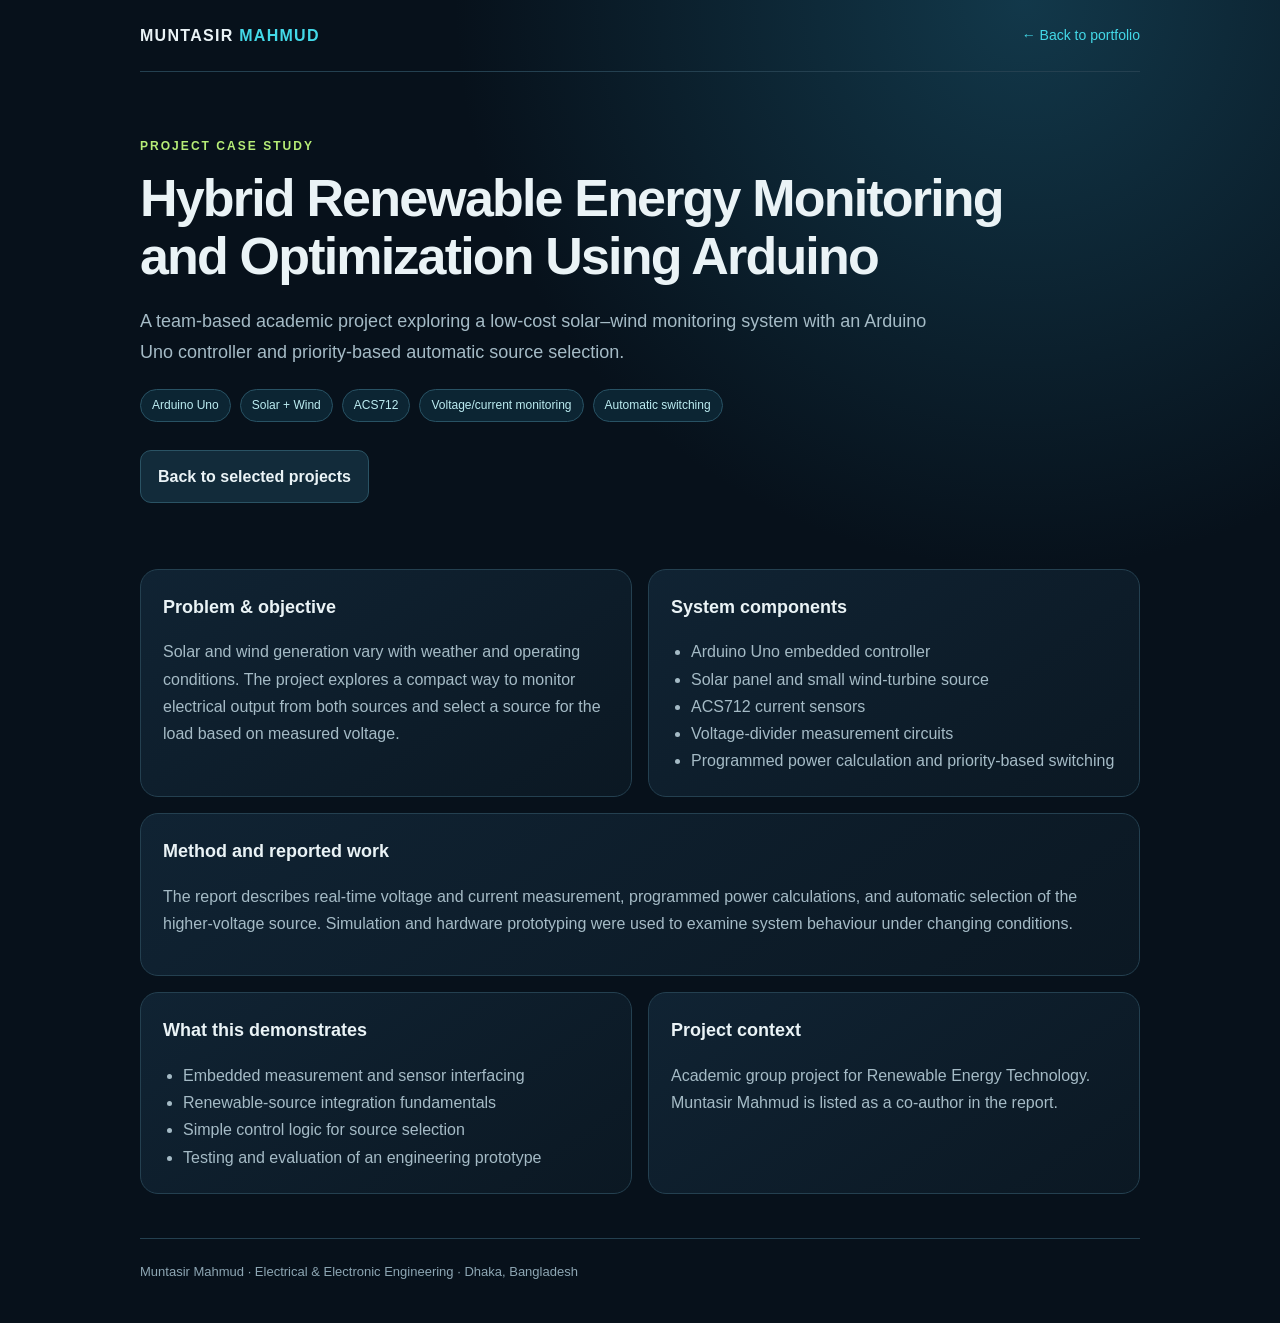
<file: projects/hybrid-renewable-energy.html>
<!doctype html><html lang="en"><head><meta charset="utf-8"><meta name="viewport" content="width=device-width,initial-scale=1"><meta name="theme-color" content="#07111b"><meta name="description" content="A team-based academic project exploring a low-cost solar–wind monitoring system with an Arduino Uno controller and priority-based automatic source sel"><title>Hybrid Renewable Energy Monitoring and Optimization Using Arduino | Muntasir Mahmud</title><style>
:root{color-scheme:dark;--bg:#07111b;--panel:#0d1c29;--panel2:#102535;--ink:#eaf3f6;--muted:#a5bbc6;--cyan:#43d9e8;--green:#b7ed77;--line:#244050}
*{box-sizing:border-box}body{margin:0;background:radial-gradient(circle at 80% 0%,#12384a 0,transparent 34%),var(--bg);color:var(--ink);font-family:Inter,Segoe UI,Arial,sans-serif;line-height:1.7}a{color:var(--cyan);text-decoration:none}a:hover{text-decoration:underline}.wrap{width:min(1000px,calc(100% - 36px));margin:auto}.nav{padding:22px 0;border-bottom:1px solid var(--line);display:flex;align-items:center;justify-content:space-between;gap:16px}.brand{font-weight:850;letter-spacing:.08em;color:var(--ink)}.brand b{color:var(--cyan)}.back{font-size:14px}.hero{padding:64px 0 34px}.eyebrow{color:var(--green);font-size:12px;font-weight:800;letter-spacing:.17em;text-transform:uppercase}.hero h1{font-size:clamp(30px,5vw,52px);line-height:1.13;letter-spacing:-.035em;margin:12px 0 20px;max-width:900px}.lead{font-size:18px;color:var(--muted);max-width:820px}.chips{display:flex;flex-wrap:wrap;gap:9px;margin-top:22px}.chips span{border:1px solid #285264;background:#0c2533;color:#bcecf1;padding:5px 11px;border-radius:999px;font-size:12px}.grid{display:grid;grid-template-columns:repeat(2,minmax(0,1fr));gap:16px;margin:22px 0 44px}.card{background:linear-gradient(145deg,#102333,#0b1823);border:1px solid var(--line);border-radius:18px;padding:22px}.card h2{font-size:18px;margin:0 0 12px}.card p,.card li{color:var(--muted)}.card ul{padding-left:20px;margin-bottom:0}.wide{grid-column:1/-1}.callout{border-left:3px solid var(--green);padding:13px 17px;background:#101f24;border-radius:0 12px 12px 0;color:#c7d9df}.actions{display:flex;flex-wrap:wrap;gap:12px;margin:28px 0 10px}.btn{display:inline-flex;align-items:center;justify-content:center;gap:8px;padding:12px 17px;border-radius:11px;background:linear-gradient(100deg,var(--cyan),#8ce8c5);color:#06151d;font-weight:800}.btn.secondary{background:#122b3a;color:var(--ink);border:1px solid #2a5364}.foot{border-top:1px solid var(--line);padding:22px 0 40px;color:#8da6b3;font-size:13px;margin-top:40px}@media(max-width:650px){.grid{grid-template-columns:1fr}.wide{grid-column:auto}.hero{padding-top:42px}.nav{align-items:flex-start;flex-direction:column}}
</style></head><body><div class="wrap"><nav class="nav"><a class="brand" href="../index.html">MUNTASIR <b>MAHMUD</b></a><a class="back" href="../index.html#projects">← Back to portfolio</a></nav><header class="hero"><div class="eyebrow">PROJECT CASE STUDY</div><h1>Hybrid Renewable Energy Monitoring and Optimization Using Arduino</h1><p class="lead">A team-based academic project exploring a low-cost solar–wind monitoring system with an Arduino Uno controller and priority-based automatic source selection.</p><div class="chips"><span>Arduino Uno</span><span>Solar + Wind</span><span>ACS712</span><span>Voltage/current monitoring</span><span>Automatic switching</span></div><div class="actions"><a class="btn secondary" href="../index.html#projects" >Back to selected projects</a></div></header><main><div class="grid"><section class="card "><h2>Problem & objective</h2><p>Solar and wind generation vary with weather and operating conditions. The project explores a compact way to monitor electrical output from both sources and select a source for the load based on measured voltage.</p></section><section class="card "><h2>System components</h2><ul><li>Arduino Uno embedded controller</li><li>Solar panel and small wind-turbine source</li><li>ACS712 current sensors</li><li>Voltage-divider measurement circuits</li><li>Programmed power calculation and priority-based switching</li></ul></section><section class="card wide"><h2>Method and reported work</h2><p>The report describes real-time voltage and current measurement, programmed power calculations, and automatic selection of the higher-voltage source. Simulation and hardware prototyping were used to examine system behaviour under changing conditions.</p></section><section class="card "><h2>What this demonstrates</h2><ul><li>Embedded measurement and sensor interfacing</li><li>Renewable-source integration fundamentals</li><li>Simple control logic for source selection</li><li>Testing and evaluation of an engineering prototype</li></ul></section><section class="card "><h2>Project context</h2><p>Academic group project for Renewable Energy Technology. Muntasir Mahmud is listed as a co-author in the report.</p></section></div></main><footer class="foot">Muntasir Mahmud · Electrical &amp; Electronic Engineering · Dhaka, Bangladesh</footer></div></body></html>
</file>
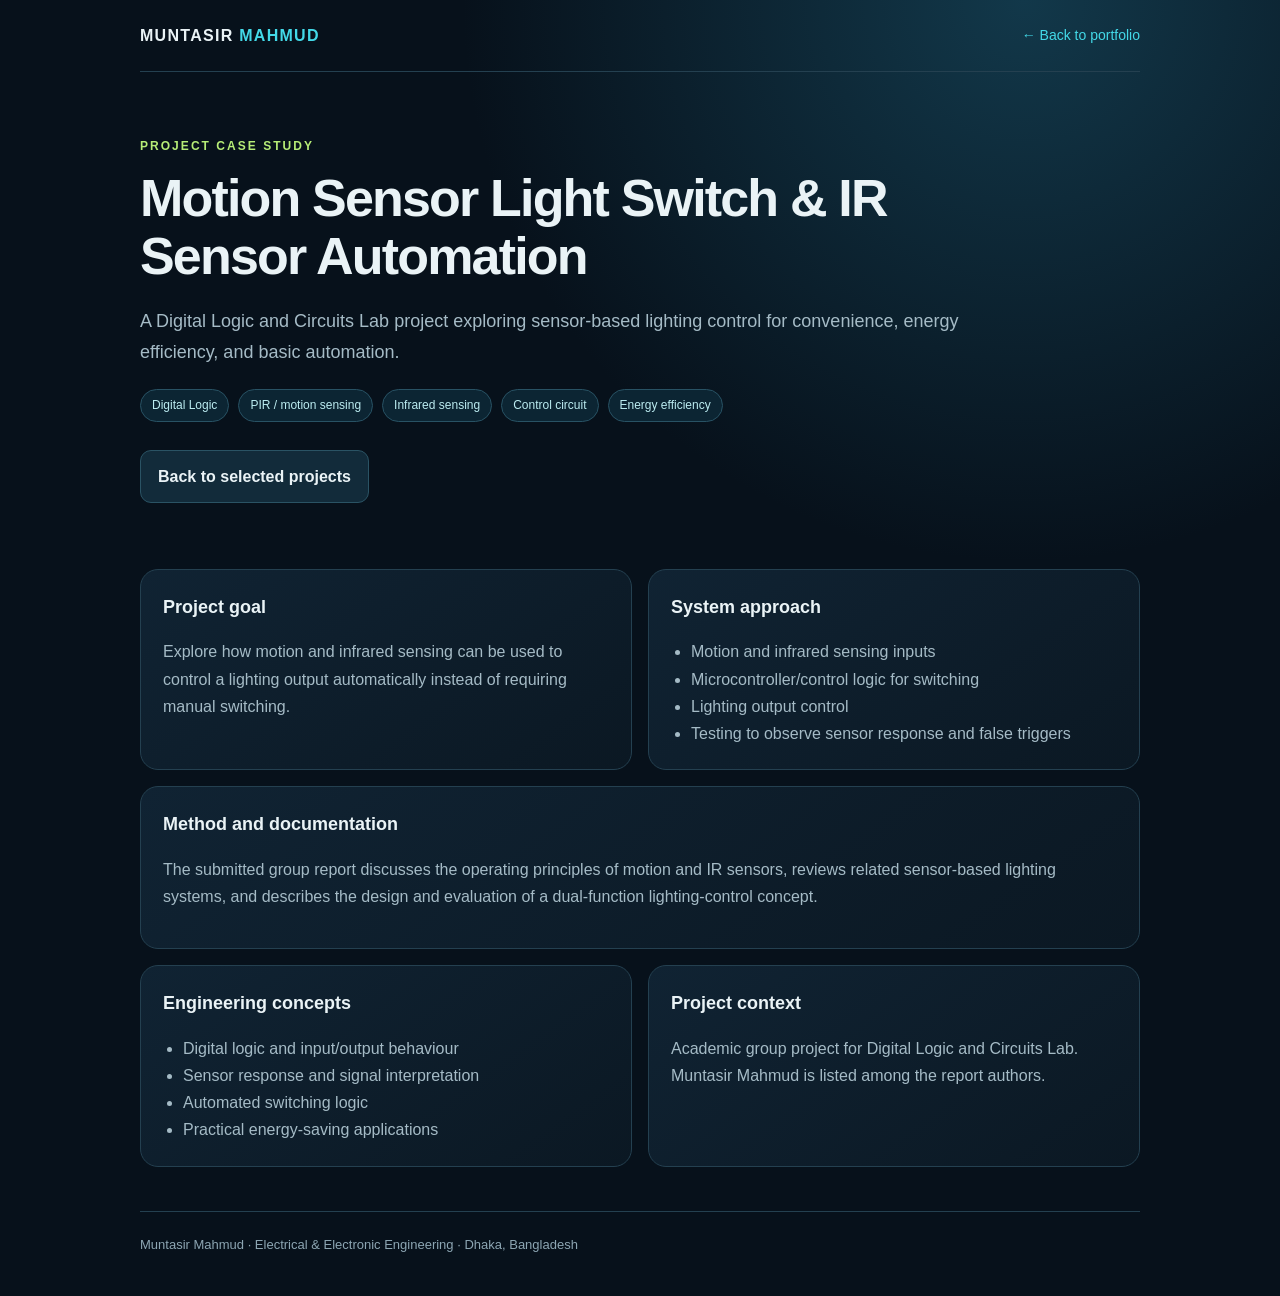
<file: projects/motion-sensor-automation.html>
<!doctype html><html lang="en"><head><meta charset="utf-8"><meta name="viewport" content="width=device-width,initial-scale=1"><meta name="theme-color" content="#07111b"><meta name="description" content="A Digital Logic and Circuits Lab project exploring sensor-based lighting control for convenience, energy efficiency, and basic automation."><title>Motion Sensor Light Switch & IR Sensor Automation | Muntasir Mahmud</title><style>
:root{color-scheme:dark;--bg:#07111b;--panel:#0d1c29;--panel2:#102535;--ink:#eaf3f6;--muted:#a5bbc6;--cyan:#43d9e8;--green:#b7ed77;--line:#244050}
*{box-sizing:border-box}body{margin:0;background:radial-gradient(circle at 80% 0%,#12384a 0,transparent 34%),var(--bg);color:var(--ink);font-family:Inter,Segoe UI,Arial,sans-serif;line-height:1.7}a{color:var(--cyan);text-decoration:none}a:hover{text-decoration:underline}.wrap{width:min(1000px,calc(100% - 36px));margin:auto}.nav{padding:22px 0;border-bottom:1px solid var(--line);display:flex;align-items:center;justify-content:space-between;gap:16px}.brand{font-weight:850;letter-spacing:.08em;color:var(--ink)}.brand b{color:var(--cyan)}.back{font-size:14px}.hero{padding:64px 0 34px}.eyebrow{color:var(--green);font-size:12px;font-weight:800;letter-spacing:.17em;text-transform:uppercase}.hero h1{font-size:clamp(30px,5vw,52px);line-height:1.13;letter-spacing:-.035em;margin:12px 0 20px;max-width:900px}.lead{font-size:18px;color:var(--muted);max-width:820px}.chips{display:flex;flex-wrap:wrap;gap:9px;margin-top:22px}.chips span{border:1px solid #285264;background:#0c2533;color:#bcecf1;padding:5px 11px;border-radius:999px;font-size:12px}.grid{display:grid;grid-template-columns:repeat(2,minmax(0,1fr));gap:16px;margin:22px 0 44px}.card{background:linear-gradient(145deg,#102333,#0b1823);border:1px solid var(--line);border-radius:18px;padding:22px}.card h2{font-size:18px;margin:0 0 12px}.card p,.card li{color:var(--muted)}.card ul{padding-left:20px;margin-bottom:0}.wide{grid-column:1/-1}.callout{border-left:3px solid var(--green);padding:13px 17px;background:#101f24;border-radius:0 12px 12px 0;color:#c7d9df}.actions{display:flex;flex-wrap:wrap;gap:12px;margin:28px 0 10px}.btn{display:inline-flex;align-items:center;justify-content:center;gap:8px;padding:12px 17px;border-radius:11px;background:linear-gradient(100deg,var(--cyan),#8ce8c5);color:#06151d;font-weight:800}.btn.secondary{background:#122b3a;color:var(--ink);border:1px solid #2a5364}.foot{border-top:1px solid var(--line);padding:22px 0 40px;color:#8da6b3;font-size:13px;margin-top:40px}@media(max-width:650px){.grid{grid-template-columns:1fr}.wide{grid-column:auto}.hero{padding-top:42px}.nav{align-items:flex-start;flex-direction:column}}
</style></head><body><div class="wrap"><nav class="nav"><a class="brand" href="../index.html">MUNTASIR <b>MAHMUD</b></a><a class="back" href="../index.html#projects">← Back to portfolio</a></nav><header class="hero"><div class="eyebrow">PROJECT CASE STUDY</div><h1>Motion Sensor Light Switch & IR Sensor Automation</h1><p class="lead">A Digital Logic and Circuits Lab project exploring sensor-based lighting control for convenience, energy efficiency, and basic automation.</p><div class="chips"><span>Digital Logic</span><span>PIR / motion sensing</span><span>Infrared sensing</span><span>Control circuit</span><span>Energy efficiency</span></div><div class="actions"><a class="btn secondary" href="../index.html#projects" >Back to selected projects</a></div></header><main><div class="grid"><section class="card "><h2>Project goal</h2><p>Explore how motion and infrared sensing can be used to control a lighting output automatically instead of requiring manual switching.</p></section><section class="card "><h2>System approach</h2><ul><li>Motion and infrared sensing inputs</li><li>Microcontroller/control logic for switching</li><li>Lighting output control</li><li>Testing to observe sensor response and false triggers</li></ul></section><section class="card wide"><h2>Method and documentation</h2><p>The submitted group report discusses the operating principles of motion and IR sensors, reviews related sensor-based lighting systems, and describes the design and evaluation of a dual-function lighting-control concept.</p></section><section class="card "><h2>Engineering concepts</h2><ul><li>Digital logic and input/output behaviour</li><li>Sensor response and signal interpretation</li><li>Automated switching logic</li><li>Practical energy-saving applications</li></ul></section><section class="card "><h2>Project context</h2><p>Academic group project for Digital Logic and Circuits Lab. Muntasir Mahmud is listed among the report authors.</p></section></div></main><footer class="foot">Muntasir Mahmud · Electrical &amp; Electronic Engineering · Dhaka, Bangladesh</footer></div></body></html>
</file>
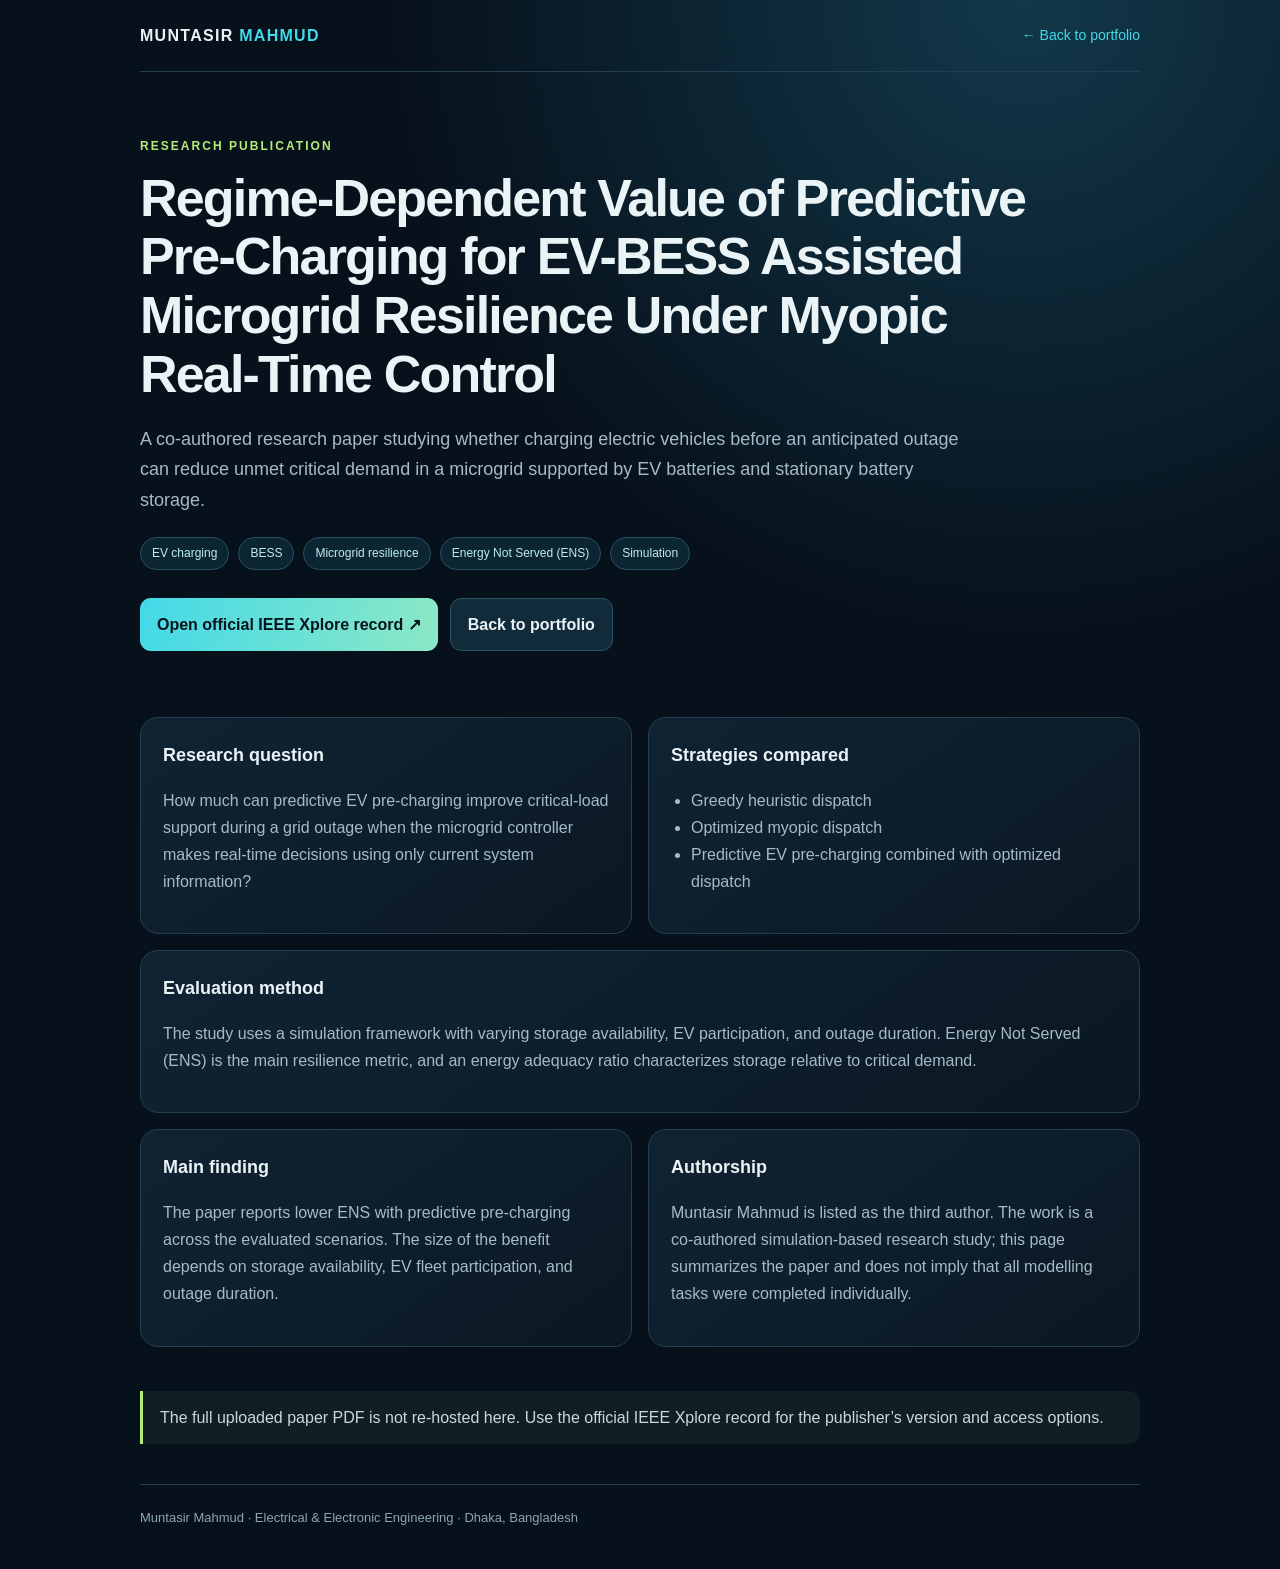
<file: research/ev-bess-microgrid.html>
<!doctype html><html lang="en"><head><meta charset="utf-8"><meta name="viewport" content="width=device-width,initial-scale=1"><meta name="theme-color" content="#07111b"><meta name="description" content="A co-authored research paper studying whether charging electric vehicles before an anticipated outage can reduce unmet critical demand in a microgrid "><title>Regime-Dependent Value of Predictive Pre-Charging for EV-BESS Assisted Microgrid Resilience Under Myopic Real-Time Control | Muntasir Mahmud</title><style>
:root{color-scheme:dark;--bg:#07111b;--panel:#0d1c29;--panel2:#102535;--ink:#eaf3f6;--muted:#a5bbc6;--cyan:#43d9e8;--green:#b7ed77;--line:#244050}
*{box-sizing:border-box}body{margin:0;background:radial-gradient(circle at 80% 0%,#12384a 0,transparent 34%),var(--bg);color:var(--ink);font-family:Inter,Segoe UI,Arial,sans-serif;line-height:1.7}a{color:var(--cyan);text-decoration:none}a:hover{text-decoration:underline}.wrap{width:min(1000px,calc(100% - 36px));margin:auto}.nav{padding:22px 0;border-bottom:1px solid var(--line);display:flex;align-items:center;justify-content:space-between;gap:16px}.brand{font-weight:850;letter-spacing:.08em;color:var(--ink)}.brand b{color:var(--cyan)}.back{font-size:14px}.hero{padding:64px 0 34px}.eyebrow{color:var(--green);font-size:12px;font-weight:800;letter-spacing:.17em;text-transform:uppercase}.hero h1{font-size:clamp(30px,5vw,52px);line-height:1.13;letter-spacing:-.035em;margin:12px 0 20px;max-width:900px}.lead{font-size:18px;color:var(--muted);max-width:820px}.chips{display:flex;flex-wrap:wrap;gap:9px;margin-top:22px}.chips span{border:1px solid #285264;background:#0c2533;color:#bcecf1;padding:5px 11px;border-radius:999px;font-size:12px}.grid{display:grid;grid-template-columns:repeat(2,minmax(0,1fr));gap:16px;margin:22px 0 44px}.card{background:linear-gradient(145deg,#102333,#0b1823);border:1px solid var(--line);border-radius:18px;padding:22px}.card h2{font-size:18px;margin:0 0 12px}.card p,.card li{color:var(--muted)}.card ul{padding-left:20px;margin-bottom:0}.wide{grid-column:1/-1}.callout{border-left:3px solid var(--green);padding:13px 17px;background:#101f24;border-radius:0 12px 12px 0;color:#c7d9df}.actions{display:flex;flex-wrap:wrap;gap:12px;margin:28px 0 10px}.btn{display:inline-flex;align-items:center;justify-content:center;gap:8px;padding:12px 17px;border-radius:11px;background:linear-gradient(100deg,var(--cyan),#8ce8c5);color:#06151d;font-weight:800}.btn.secondary{background:#122b3a;color:var(--ink);border:1px solid #2a5364}.foot{border-top:1px solid var(--line);padding:22px 0 40px;color:#8da6b3;font-size:13px;margin-top:40px}@media(max-width:650px){.grid{grid-template-columns:1fr}.wide{grid-column:auto}.hero{padding-top:42px}.nav{align-items:flex-start;flex-direction:column}}
</style></head><body><div class="wrap"><nav class="nav"><a class="brand" href="../index.html">MUNTASIR <b>MAHMUD</b></a><a class="back" href="../index.html#projects">← Back to portfolio</a></nav><header class="hero"><div class="eyebrow">RESEARCH PUBLICATION</div><h1>Regime-Dependent Value of Predictive Pre-Charging for EV-BESS Assisted Microgrid Resilience Under Myopic Real-Time Control</h1><p class="lead">A co-authored research paper studying whether charging electric vehicles before an anticipated outage can reduce unmet critical demand in a microgrid supported by EV batteries and stationary battery storage.</p><div class="chips"><span>EV charging</span><span>BESS</span><span>Microgrid resilience</span><span>Energy Not Served (ENS)</span><span>Simulation</span></div><div class="actions"><a class="btn " href="https://ieeexplore.ieee.org/document/11703999" target="_blank" rel="noopener noreferrer">Open official IEEE Xplore record ↗</a><a class="btn secondary" href="../index.html#publication" >Back to portfolio</a></div></header><main><div class="grid"><section class="card "><h2>Research question</h2><p>How much can predictive EV pre-charging improve critical-load support during a grid outage when the microgrid controller makes real-time decisions using only current system information?</p></section><section class="card "><h2>Strategies compared</h2><ul><li>Greedy heuristic dispatch</li><li>Optimized myopic dispatch</li><li>Predictive EV pre-charging combined with optimized dispatch</li></ul></section><section class="card wide"><h2>Evaluation method</h2><p>The study uses a simulation framework with varying storage availability, EV participation, and outage duration. Energy Not Served (ENS) is the main resilience metric, and an energy adequacy ratio characterizes storage relative to critical demand.</p></section><section class="card "><h2>Main finding</h2><p>The paper reports lower ENS with predictive pre-charging across the evaluated scenarios. The size of the benefit depends on storage availability, EV fleet participation, and outage duration.</p></section><section class="card "><h2>Authorship</h2><p>Muntasir Mahmud is listed as the third author. The work is a co-authored simulation-based research study; this page summarizes the paper and does not imply that all modelling tasks were completed individually.</p></section></div><div class="callout">The full uploaded paper PDF is not re-hosted here. Use the official IEEE Xplore record for the publisher’s version and access options.</div></main><footer class="foot">Muntasir Mahmud · Electrical &amp; Electronic Engineering · Dhaka, Bangladesh</footer></div></body></html>
</file>
<file: styles.css>
:root{color-scheme:dark;--bg:#080d18;--panel:#101827;--line:rgba(184,204,232,.14);--text:#eef4ff;--muted:#9eacc2;--mint:#7df0c7;--blue:#7aa7ff;--mono:"DM Mono",monospace;--sans:Manrope,system-ui,sans-serif}*{box-sizing:border-box}html{scroll-behavior:smooth;scroll-padding-top:90px}body{margin:0;background:var(--bg);color:var(--text);font-family:var(--sans);line-height:1.65}a{color:inherit;text-decoration:none}.grid-bg{position:fixed;inset:0;z-index:-1;pointer-events:none;background-image:linear-gradient(rgba(132,163,205,.045) 1px,transparent 1px),linear-gradient(90deg,rgba(132,163,205,.045) 1px,transparent 1px);background-size:46px 46px;mask-image:linear-gradient(to bottom,black,transparent 85%)}.topbar{height:78px;padding:0 max(5vw,24px);display:flex;align-items:center;justify-content:space-between;border-bottom:1px solid var(--line);background:rgba(8,13,24,.82);backdrop-filter:blur(16px);position:sticky;top:0;z-index:20}.brand{display:flex;align-items:center;gap:12px;font-size:11px;letter-spacing:.15em;font-weight:800}.brand-mark{font-size:22px;letter-spacing:-.08em}.brand-mark span{color:var(--mint)}.nav{display:flex;align-items:center;gap:28px;font-size:12px;color:var(--muted)}.nav a:hover,.footer a:hover{color:var(--mint)}.nav-cta{border:1px solid #3a5d66;border-radius:30px;padding:10px 16px;color:var(--mint)!important}.menu-toggle{display:none;background:none;color:var(--text);border:0;font-size:25px}.section-wrap{width:min(1160px,90%);margin-inline:auto}.hero{min-height:690px;display:grid;grid-template-columns:1.15fr .85fr;gap:50px;align-items:center;padding-top:70px;padding-bottom:85px}.eyebrow{font:11px var(--mono);letter-spacing:.14em;color:var(--mint);display:flex;align-items:center;gap:10px}.pulse{width:7px;height:7px;border-radius:50%;background:var(--mint);box-shadow:0 0 15px var(--mint)}.eyebrow-year{color:#7c8ba4}.hero h1{font-size:clamp(42px,5.6vw,72px);line-height:1.08;letter-spacing:-.065em;margin:24px 0}.gradient-text{background:linear-gradient(100deg,var(--mint),var(--blue));-webkit-background-clip:text;background-clip:text;color:transparent}.hero-lede,.about-lede{font-size:17px;color:var(--muted);max-width:620px}.hero-lede strong{color:var(--text)}.hero-actions{display:flex;flex-wrap:wrap;gap:12px;margin:28px 0}.button{display:inline-flex;align-items:center;justify-content:center;border-radius:30px;padding:13px 19px;font-size:12px;font-weight:800;transition:transform .2s,background .2s}.button:hover{transform:translateY(-2px)}.button-primary{background:var(--mint);color:#082019}.button-ghost{border:1px solid var(--line);color:var(--text)}.hero-meta{display:flex;gap:20px;flex-wrap:wrap;color:#8797af;font:10px var(--mono);margin-top:28px}.hero-visual{height:420px;display:grid;place-items:center;position:relative}.portrait-frame{width:min(280px,72%);aspect-ratio:4/5;border:1px solid #365c65;border-radius:145px 145px 24px 24px;overflow:hidden;padding:8px;background:linear-gradient(140deg,#183a43,#131d30);box-shadow:0 30px 100px #0008;z-index:2}.portrait-frame img{width:100%;height:100%;object-fit:cover;border-radius:140px 140px 18px 18px;filter:saturate(.9)}.orbit{position:absolute;border:1px solid #426b7760;border-radius:50%;aspect-ratio:1}.orbit-one{width:390px}.orbit-two{width:330px;border-style:dashed;animation:spin 42s linear infinite}.floating-card{position:absolute;z-index:3;display:flex;align-items:center;gap:12px;padding:12px 15px;background:#111c2a;border:1px solid #314758;border-radius:12px;box-shadow:0 15px 40px #0006}.card-top{top:50px;right:-4px}.card-bottom{bottom:50px;left:-6px}.mini-icon{color:var(--mint);font-size:20px}.floating-card small,.floating-card b{display:block}.floating-card small{font:9px var(--mono);color:var(--muted)}.floating-card b{font-size:11px}.ticker{overflow:hidden;border-block:1px solid var(--line);padding:14px 0;color:#8798b0;font:10px var(--mono);letter-spacing:.1em;white-space:nowrap}.ticker-track{width:max-content;animation:marquee 34s linear infinite}.section{padding-top:110px;padding-bottom:105px}.section-heading{margin-bottom:38px}.section-heading h2,.contact-box h2{font-size:clamp(34px,4.4vw,54px);letter-spacing:-.06em;line-height:1.12;margin:16px 0}.section-intro{color:var(--muted);max-width:590px}.about-grid{display:grid;grid-template-columns:.9fr 1.1fr;gap:65px}.about-lede{font-size:21px;line-height:1.7;margin-top:0}.about-detail{border-top:1px solid var(--line)}.detail-row{display:grid;grid-template-columns:120px 1fr;gap:18px;padding:17px 0;border-bottom:1px solid var(--line)}.detail-row span,.contact-line span{font:10px var(--mono);letter-spacing:.08em;color:var(--mint)}.detail-row strong{font-size:12px;font-weight:600}.project-grid{display:grid;grid-template-columns:repeat(2,minmax(0,1fr));gap:18px}.project-card,.skill-card{background:linear-gradient(145deg,#111b2a,#0d1421);border:1px solid var(--line);border-radius:18px;overflow:hidden;transition:transform .25s,border-color .25s}.project-card:hover,.skill-card:hover{transform:translateY(-4px);border-color:#426e75}.project-featured{grid-column:span 2;display:grid;grid-template-columns:.85fr 1.15fr}.project-art{min-height:180px;position:relative;overflow:hidden;display:grid;place-items:center;background:radial-gradient(ellipse at 50% 40%,#193a42,#0b1423 70%)}.project-featured .project-art{min-height:340px}.project-symbol{font-size:60px;color:var(--mint);text-shadow:0 0 32px #7df0c755;z-index:2}.art-chip{position:absolute;top:18px;left:18px;font:9px var(--mono);letter-spacing:.1em;color:var(--mint);border:1px solid #426c68;padding:6px 9px;border-radius:20px}.energy-panel{position:absolute;width:130px;height:78px;bottom:28px;left:20%;border:1px solid #4b8b8a;background:repeating-linear-gradient(90deg,transparent 0 31px,#3a777c 32px 33px),repeating-linear-gradient(0deg,#193b4a 0 24px,#3a777c 25px 26px);transform:skewY(-12deg)}.energy-sun{position:absolute;width:46px;height:46px;right:23%;top:24%;border-radius:50%;background:#7df0c7;box-shadow:0 0 45px #7df0c777}.energy-wave{position:absolute;bottom:15px;right:10%;width:100px;height:25px;border-top:2px solid var(--blue);border-radius:50%}.circuit-line{position:absolute;width:70%;height:1px;background:#5bc9bd;transform:rotate(-25deg)}.circuit-node{position:absolute;width:9px;height:9px;border:2px solid var(--mint);border-radius:50%;background:#0c1825}.n1{top:30%;left:20%}.n2{right:20%;top:35%}.n3{left:52%;bottom:25%}.radar-ring{position:absolute;border:1px solid #5b9da3;border-radius:50%;aspect-ratio:1}.r1{width:110px}.r2{width:175px;opacity:.5}.radar-point{width:9px;height:9px;background:var(--mint);border-radius:50%;position:absolute;top:38%;right:30%;box-shadow:0 0 20px var(--mint)}.fire-ring{width:90px;height:90px;border:1px solid #e49d65;border-radius:50%;position:absolute}.fire-core{width:25px;height:45px;background:#ffb16c;border-radius:60% 40% 55% 45%;filter:blur(1px);box-shadow:0 0 45px #f87b3d;transform:rotate(35deg)}.motion-wave{position:absolute;width:120px;height:120px;border:1px solid #4c8b9c;border-radius:50%}.mw2{width:175px;height:175px;opacity:.4}.motion-center{width:13px;height:13px;background:var(--mint);border-radius:50%;box-shadow:0 0 20px var(--mint)}.protection-bars{display:flex;gap:8px;align-items:end;height:70px}.protection-bars i{display:block;width:12px;background:var(--mint);border-radius:4px 4px 0 0;height:40%}.protection-bars i:nth-child(2){height:85%}.protection-bars i:nth-child(3){height:60%}.protection-bars i:nth-child(4){height:100%}.project-content{padding:22px}.project-top{display:flex;justify-content:space-between;gap:12px;font:9px var(--mono);color:#8c9db4;letter-spacing:.06em}.project-type{color:var(--mint)}.project-content h3{font-size:18px;line-height:1.4;letter-spacing:-.03em;margin:17px 0 10px}.project-featured h3{font-size:25px}.project-content p,.skill-card p,.timeline-copy p,.publication-inner p,.contact-box p{color:var(--muted);font-size:12px;line-height:1.8}.tags{display:flex;flex-wrap:wrap;gap:7px;margin-top:18px}.tags span{font:9px var(--mono);color:#b4c5d8;border:1px solid var(--line);border-radius:20px;padding:5px 8px}.skills-grid{display:grid;grid-template-columns:repeat(4,1fr);gap:14px}.skill-card{padding:22px}.skill-icon{color:var(--mint);font-size:25px}.skill-card h3{font-size:14px;margin:18px 0 8px}.timeline{max-width:900px;margin-left:10px;border-left:1px solid #36565f}.timeline-item{position:relative;padding:0 0 35px 30px;display:grid;grid-template-columns:150px 1fr;gap:20px}.timeline-marker{position:absolute;left:-5px;top:6px;width:9px;height:9px;background:var(--mint);border-radius:50%;box-shadow:0 0 15px #7df0c777}.timeline-date{font:10px var(--mono);color:var(--mint);padding-top:4px}.timeline-copy h3{font-size:16px;margin:0 0 6px}.timeline-copy p{margin:6px 0}.timeline-sub{color:#d4dfed!important}.publication-section{padding:70px 0;background:linear-gradient(100deg,#10252b,#111a2a);border-block:1px solid var(--line)}.publication-inner{display:flex;align-items:center;justify-content:space-between;gap:35px}.publication-inner h2{font-size:clamp(28px,3.5vw,42px);letter-spacing:-.05em;margin:10px 0}.publication-inner p{max-width:640px}.contact-section{padding-top:100px;padding-bottom:80px}.contact-box{border:1px solid #2e4e58;border-radius:22px;padding:clamp(25px,5vw,55px);display:grid;grid-template-columns:1fr .85fr;gap:45px;background:radial-gradient(ellipse at 10% 0%,#19313a,#0d1422 65%)}.contact-box h2{margin-top:14px}.contact-box p{max-width:480px}.contact-actions{align-self:center}.contact-line{display:block;padding:17px 0;border-bottom:1px solid var(--line)}.contact-line span,.contact-line strong{display:block}.contact-line strong{font-size:13px;margin-top:4px}.footer{min-height:85px;border-top:1px solid var(--line);padding:20px 5%;display:flex;align-items:center;justify-content:space-between;gap:15px;color:#8291a8;font-size:10px}.reveal{opacity:1;transform:none}.js-ready .reveal{opacity:0;transform:translateY(14px);transition:opacity .7s,transform .7s}.js-ready .reveal.is-visible{opacity:1;transform:none}@keyframes spin{to{transform:rotate(360deg)}}@keyframes marquee{to{transform:translateX(-50%)}}@media(max-width:850px){.nav{gap:15px}.hero{gap:15px}.skills-grid{grid-template-columns:repeat(2,1fr)}.about-grid{gap:30px}.project-featured{grid-template-columns:1fr}.project-featured .project-art{min-height:240px}}@media(max-width:650px){.topbar{height:68px}.menu-toggle{display:block}.nav{display:none;position:absolute;top:67px;left:0;right:0;padding:20px 6%;background:#0c1422;border-bottom:1px solid var(--line);align-items:stretch;flex-direction:column;gap:18px}.nav.open{display:flex}.nav-cta{text-align:center}.hero{grid-template-columns:1fr;padding-top:55px;gap:10px}.hero h1{font-size:clamp(40px,12vw,60px)}.hero-visual{height:350px;order:-1}.portrait-frame{width:220px}.orbit-one{width:300px}.orbit-two{width:260px}.card-top{right:0;top:35px}.card-bottom{left:0;bottom:35px}.section{padding-top:75px;padding-bottom:70px}.about-grid,.contact-box{grid-template-columns:1fr;gap:25px}.project-grid{grid-template-columns:1fr}.project-featured{grid-column:auto}.project-featured h3{font-size:21px}.skills-grid{grid-template-columns:1fr 1fr;gap:9px}.skill-card{padding:16px}.timeline-item{grid-template-columns:1fr;gap:5px;padding-left:22px}.publication-inner{align-items:flex-start;flex-direction:column}.footer{flex-wrap:wrap}.detail-row{grid-template-columns:95px 1fr;gap:10px}}@media(prefers-reduced-motion:reduce){*,*::before,*::after{scroll-behavior:auto!important;animation:none!important;transition:none!important}}
/* Professional electrical + networking visual refresh */
:root{color-scheme:light;--bg:#f6f5ed;--panel:#fffef8;--line:rgba(31,53,43,.17);--text:#17241e;--muted:#5c6b60;--mint:#176b45;--blue:#e7b925;--mono:"IBM Plex Mono",monospace;--sans:"Space Grotesk",system-ui,sans-serif}
body{background:var(--bg);color:var(--text);font-family:var(--sans)}
.grid-bg{background-image:linear-gradient(rgba(32,79,52,.07) 1px,transparent 1px),linear-gradient(90deg,rgba(32,79,52,.07) 1px,transparent 1px);background-size:36px 36px;mask-image:linear-gradient(to bottom,#000,transparent 88%)}
.topbar{background:rgba(246,245,237,.91);border-bottom:1px solid var(--line)}
.brand-mark span{color:#d9a900}.nav{color:#536158}.nav a:hover,.footer a:hover{color:#176b45}.nav-cta{border-color:#176b45;color:#176b45!important}
.eyebrow{color:#176b45}.pulse{background:#d9a900;box-shadow:0 0 12px #d9a900}.hero h1{letter-spacing:-.07em;font-weight:700}.gradient-text{background:linear-gradient(105deg,#176b45 5%,#a77a00 90%);-webkit-background-clip:text;background-clip:text;color:transparent}
.hero-lede,.about-lede{color:#536158}.hero-meta{color:#657267}.button-primary{background:#d9b52b;color:#17241e}.button-primary:hover{background:#edca43}.button-ghost{border-color:#9ca99c;color:#17241e}
.hero-visual:before{content:"";position:absolute;width:310px;height:310px;border-radius:50%;background:radial-gradient(circle,#d7e5c5 0,#edf0dd 50%,transparent 72%);z-index:0}
.portrait-frame{border-color:#176b45;background:linear-gradient(140deg,#e8d68c,#dce8d8);box-shadow:0 24px 70px #233b241f}.portrait-frame img{object-position:center}
.orbit{border-color:#7c9a7c80}.orbit-two{border-color:#c8a42e80}.floating-card{background:#fffef8;border-color:#d3d9cb;box-shadow:0 12px 32px #263a2918}.mini-icon{color:#176b45}
.ticker{border-color:var(--line);color:#526b56;background:#eeefdf}.section-heading h2,.contact-box h2{font-weight:700;letter-spacing:-.065em}
.project-card,.skill-card{background:#fffef8;border-color:#dce0d3;box-shadow:0 8px 28px #203a2410}.project-card:hover,.skill-card:hover{border-color:#176b45;box-shadow:0 14px 34px #203a241b}
.project-art{background:radial-gradient(ellipse at 50% 40%,#e5ebd5,#f3f2e7 72%)}.project-symbol{color:#176b45;text-shadow:none}.art-chip{color:#176b45;border-color:#98b39a;background:#ffffffb8}.energy-panel{border-color:#548565;background:repeating-linear-gradient(90deg,transparent 0 31px,#6f9d77 32px 33px),repeating-linear-gradient(0deg,#a8c6a3 0 24px,#6f9d77 25px 26px)}.energy-sun{background:#e5b923;box-shadow:0 0 38px #e5b92366}.energy-wave{border-color:#176b45}.circuit-line{background:#176b45}.circuit-node{border-color:#176b45;background:#fffef8}.radar-ring{border-color:#176b45}.radar-point,.motion-center{background:#d9b52b;box-shadow:0 0 16px #d9b52b77}.fire-ring{border-color:#b78613}.fire-core{background:#d9b52b;box-shadow:0 0 35px #d9b52b77}.protection-bars i{background:#176b45}
.project-top{color:#647264}.project-type{color:#176b45}.project-content p,.skill-card p,.timeline-copy p,.publication-inner p,.contact-box p{color:#5c6b60}.tags span{color:#425448;border-color:#d9dfd3;background:#f6f7ef}
.skill-icon{color:#176b45}.timeline{border-left-color:#9db49d}.timeline-marker{background:#d9b52b;box-shadow:0 0 12px #d9b52b66}.timeline-date,.detail-row span,.contact-line span{color:#176b45}.timeline-sub{color:#25372c!important}
.publication-section{background:linear-gradient(105deg,#e8edda,#f5f0d8);border-color:#d6dccd}.contact-box{border-color:#c9d7c6;background:radial-gradient(ellipse at 10% 0%,#e3ebd6,#fffef8 70%)}.contact-line{border-bottom-color:#dce0d3}.contact-line strong{color:#1d2c22}
.footer{border-top-color:var(--line);color:#657267;background:#f0f0e5}
@media(max-width:650px){.nav{background:#f6f5ed;border-bottom-color:var(--line)}.hero-visual:before{width:260px;height:260px}}

/* Final polish: clearer type scale, compact GitHub mark, and WhatsApp contact */
.brand-cluster{display:flex;align-items:center;gap:13px;min-width:0}
.brand{gap:12px;font-size:13px;letter-spacing:.12em;white-space:nowrap}
.brand-mark{font-size:29px;font-weight:700}
.linkedin-logo-link{width:36px;height:36px;display:inline-flex;align-items:center;justify-content:center;border:1px solid #c5d2c1;border-radius:50%;color:#176b45;background:#fffef8;flex:0 0 auto;transition:transform .2s,background .2s,color .2s,border-color .2s}
.linkedin-logo-link svg{width:19px;height:19px}
.linkedin-logo-link:hover{transform:translateY(-2px);background:#176b45;color:#fffef8;border-color:#176b45}
.nav{font-size:13px;gap:25px;font-weight:600}
.nav-cta{padding:10px 17px}
.hero h1{font-size:clamp(45px,5.7vw,76px);line-height:1.07;max-width:780px}
.hero-lede{font-size:18px;line-height:1.8;max-width:650px}
.eyebrow{font-size:12px;letter-spacing:.13em;font-weight:600}
.hero-meta{font-size:11px}
.section-heading h2,.contact-box h2{font-size:clamp(38px,4.6vw,58px);line-height:1.13}
.section-intro,.about-lede{font-size:17px;line-height:1.8}
.detail-row span,.contact-line span{font-size:11px;letter-spacing:.1em;font-weight:600}
.detail-row strong{font-size:14px;line-height:1.6}
.project-top{font-size:10px}
.project-content h3{font-size:21px;line-height:1.4}
.project-featured h3{font-size:27px}
.project-content p,.skill-card p,.timeline-copy p,.publication-inner p,.contact-box p{font-size:14px;line-height:1.85}
.tags span{font-size:10px;padding:6px 10px}
.skill-card h3{font-size:17px;line-height:1.4}
.skill-icon{font-size:29px}
.timeline-date{font-size:11px}
.timeline-copy h3{font-size:19px;line-height:1.5}
.publication-inner h2{font-size:clamp(32px,3.7vw,46px)}
.contact-line{padding:19px 0}
.contact-line strong{font-size:15px;line-height:1.6;display:flex;align-items:center;flex-wrap:wrap;gap:10px}
.wa-badge{font-size:11px;font-weight:700;color:#176b45;border:1px solid #9dc8a6;border-radius:24px;padding:5px 9px;background:#edf7e9;white-space:nowrap}
.whatsapp-line:hover .wa-badge{background:#d9efcf;border-color:#176b45}
.button{font-size:13px;padding:14px 21px}
.footer{font-size:12px}
@media(max-width:850px){.nav{gap:15px}.brand{font-size:12px}.linkedin-logo-link{width:34px;height:34px}}
@media(max-width:650px){
 .topbar{padding:0 5%}.brand-cluster{gap:9px}.brand{gap:8px;font-size:11px;letter-spacing:.07em}.brand-mark{font-size:26px}.linkedin-logo-link{width:32px;height:32px}.linkedin-logo-link svg{width:17px;height:17px}
 .nav{font-size:14px}.hero h1{font-size:clamp(39px,10.5vw,56px)}.hero-lede{font-size:16px}
 .section-heading h2,.contact-box h2{font-size:clamp(34px,9vw,46px)}
 .project-content h3{font-size:19px}.project-featured h3{font-size:23px}
 .project-content p,.skill-card p,.timeline-copy p,.publication-inner p,.contact-box p{font-size:13px}
 .skill-card h3{font-size:15px}.contact-line strong{font-size:14px}
 .footer .brand-cluster{width:100%}
}

/* Final typography and social icon polish */
body{font-size:16px}
.nav{font-size:14px}
.brand{font-size:14px;letter-spacing:.1em}
.hero h1{font-size:clamp(48px,6vw,80px);max-width:800px}
.hero-lede{font-size:19px;line-height:1.85}
.eyebrow{font-size:12px}
.hero-meta{font-size:12px}
.section-heading h2,.contact-box h2{font-size:clamp(40px,4.8vw,60px)}
.about-lede,.section-intro{font-size:18px}
.detail-row span,.contact-line span{font-size:12px}
.detail-row strong{font-size:15px}
.project-top{font-size:11px}
.project-content h3{font-size:22px}
.project-featured h3{font-size:28px}
.project-content p,.skill-card p,.timeline-copy p,.publication-inner p,.contact-box p{font-size:15px;line-height:1.85}
.tags span{font-size:11px}
.skill-card h3{font-size:18px}
.timeline-date{font-size:12px}
.timeline-copy h3{font-size:20px}
.contact-line strong{font-size:16px}
.linkedin-logo-link{width:40px;height:40px;display:inline-flex;align-items:center;justify-content:center;border:1px solid #c5d2c1;border-radius:50%;color:#0a66c2;background:#fffef8;flex:0 0 auto;font-family:Arial,sans-serif;font-size:20px;font-weight:800;letter-spacing:-.06em;box-shadow:0 3px 12px #17241e0c;transition:transform .2s,background .2s,color .2s,border-color .2s}
.linkedin-logo-link:hover{transform:translateY(-2px);background:#0a66c2;border-color:#0a66c2;color:white}
@media(max-width:850px){.hero h1{font-size:clamp(44px,6.4vw,68px)}.project-content p,.skill-card p,.timeline-copy p,.publication-inner p,.contact-box p{font-size:14px}}
@media(max-width:650px){.brand{font-size:11px;letter-spacing:.05em}.brand-mark{font-size:27px}.linkedin-logo-link{width:34px;height:34px;font-size:18px}.hero h1{font-size:clamp(40px,10.8vw,58px)}.hero-lede{font-size:16px}.section-heading h2,.contact-box h2{font-size:clamp(35px,9vw,48px)}.project-content h3{font-size:20px}.project-featured h3{font-size:24px}.project-content p,.skill-card p,.timeline-copy p,.publication-inner p,.contact-box p{font-size:14px}.contact-line strong{font-size:15px}}

/* Header identity and contact details: final requested layout */
.topbar .brand-mark{font-size:34px}
.topbar .brand>span:last-child{font-size:clamp(15px,1.4vw,19px);font-weight:800;letter-spacing:.095em}
.footer .brand>span:last-child{font-size:14px;font-weight:700}
.linkedin-logo-link{color:#0a66c2}
.linkedin-logo-link:hover{color:#fff;background:#0a66c2;border-color:#0a66c2}
.contact-location{display:flex;align-items:center;gap:9px;margin-top:18px!important;font-weight:600;color:#176b45!important;font-size:15px!important}
.contact-location span{font-size:23px;line-height:1;color:#d9b52b}
.linkedin-contact strong{display:flex;align-items:center;gap:8px}
.linkedin-contact:hover strong{color:#0a66c2}
@media(max-width:650px){
 .topbar .brand-mark{font-size:29px}
 .topbar .brand>span:last-child{font-size:clamp(12px,3.1vw,15px);letter-spacing:.045em}
 .footer .brand>span:last-child{font-size:12px}
 .contact-location{font-size:14px!important}
}

/* Contact area: clear, clickable contact methods with gentle attention cues */
.contact-actions{display:flex;flex-direction:column;gap:8px}
.contact-line.contact-action{display:flex;align-items:center;gap:15px;padding:16px 14px;border:1px solid #dce0d3;border-radius:14px;background:rgba(255,254,248,.82);transition:transform .22s ease,border-color .22s ease,box-shadow .22s ease}
.contact-line.contact-action:hover{transform:translateX(4px);border-color:#8cae91;box-shadow:0 8px 24px #203a2415}
.contact-icon{width:45px;height:45px;flex:0 0 45px;border-radius:13px;display:flex;align-items:center;justify-content:center;animation:contactGlow 3s ease-in-out infinite}
.contact-icon svg{width:23px;height:23px;fill:none;stroke:currentColor;stroke-width:1.8;stroke-linecap:round;stroke-linejoin:round}
.email-icon{background:#f6e9b6;color:#705400}
.whatsapp-icon{background:#dff1dc;color:#168347;animation-delay:.5s}
.linkedin-icon{background:#dcecf9;color:#0a66c2;animation-delay:1s}
.publication-icon{background:#e9eadc;color:#176b45;animation-delay:1.5s}
.linkedin-icon svg .linkedin-fill{fill:currentColor;stroke:none}
.contact-copy{display:flex;min-width:0;flex-direction:column;gap:3px}
.contact-copy>span{font:11px var(--mono);letter-spacing:.09em;color:#176b45}
.contact-copy strong{font-size:15px;line-height:1.45;color:#17241e}
.contact-copy small{font-size:12px;line-height:1.5;color:#667267;overflow-wrap:anywhere}
.contact-line.contact-action:hover .contact-copy strong{color:#176b45}
.whatsapp-line:hover .contact-copy strong{color:#168347}
.linkedin-contact:hover .contact-copy strong{color:#0a66c2}
.contact-location{margin-top:18px!important}
@keyframes contactGlow{0%,100%{transform:scale(1);box-shadow:0 0 0 0 rgba(23,107,69,0)}50%{transform:scale(1.045);box-shadow:0 0 0 5px rgba(23,107,69,.08)}}
@media(max-width:650px){
 .contact-line.contact-action{gap:11px;padding:13px 11px}
 .contact-icon{width:40px;height:40px;flex-basis:40px;border-radius:12px}
 .contact-copy strong{font-size:14px}
 .contact-copy small{font-size:11px}
}
@media(prefers-reduced-motion:reduce){.contact-icon{animation:none!important}.contact-line.contact-action{transition:none!important}}

/* Project case-study links and research actions */
.project-report-link{display:inline-flex;align-items:center;gap:8px;margin-top:17px;padding:9px 12px;border:1px solid rgba(67,217,232,.38);border-radius:10px;color:#baf5f6;font-size:13px;font-weight:750;background:rgba(10,42,55,.62);transition:transform .2s ease,border-color .2s ease,background .2s ease}
.project-report-link span{color:#b7ed77;font-size:16px}
.project-report-link:hover{transform:translateY(-2px);border-color:#43d9e8;background:rgba(20,69,83,.7);text-decoration:none}
.vlsi-art{background:radial-gradient(circle at 50% 50%,rgba(67,217,232,.15),transparent 55%),linear-gradient(135deg,#0c2433,#101b31)}
.vlsi-art .project-symbol{color:#b7ed77}
.publication-actions{display:flex;flex-direction:column;align-items:flex-start;gap:10px}
.publication-actions .button-secondary{border:1px solid rgba(67,217,232,.35);background:rgba(12,37,51,.8);color:#c9f6f7}
.publication-author{color:#b7ed77;font-weight:700;margin-top:12px}
@media(max-width:760px){.publication-actions{align-items:stretch}.publication-actions .button{justify-content:center}}
@media(prefers-reduced-motion:reduce){.project-report-link{transition:none}}
</file>
